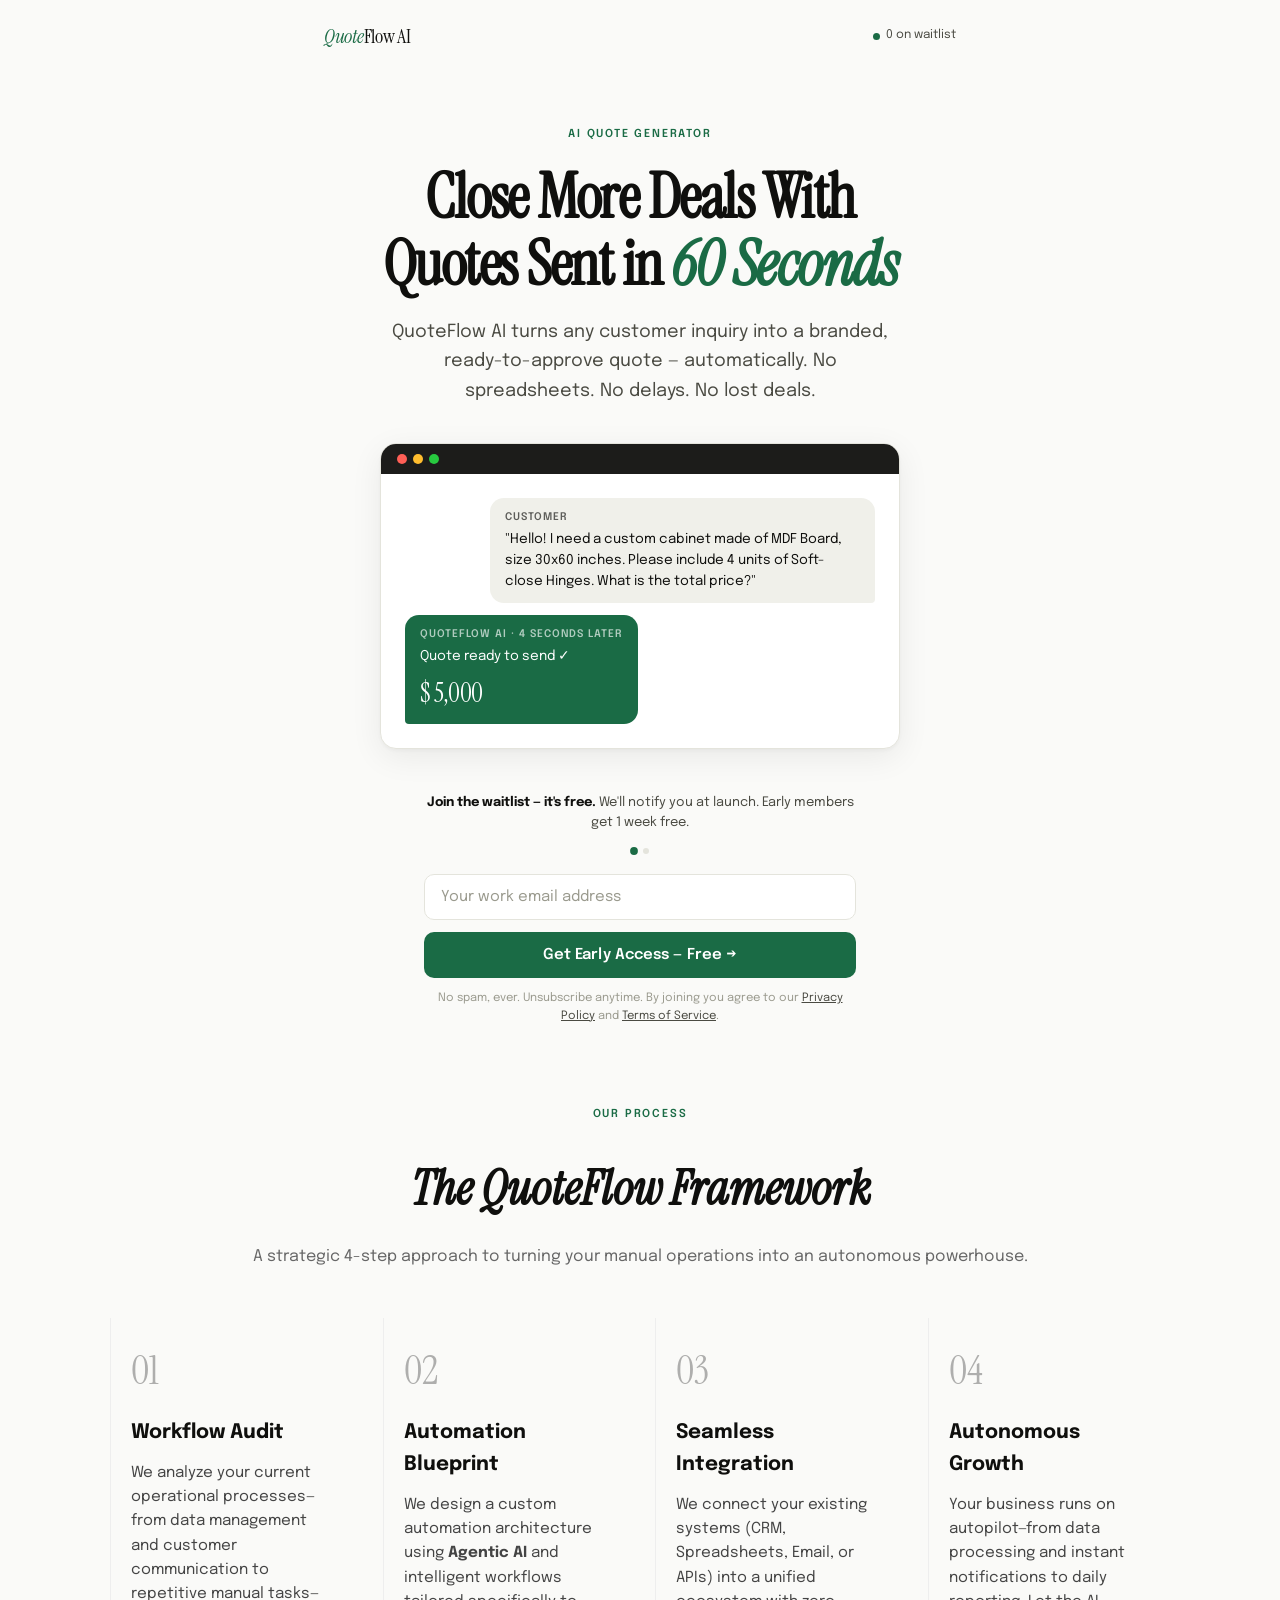
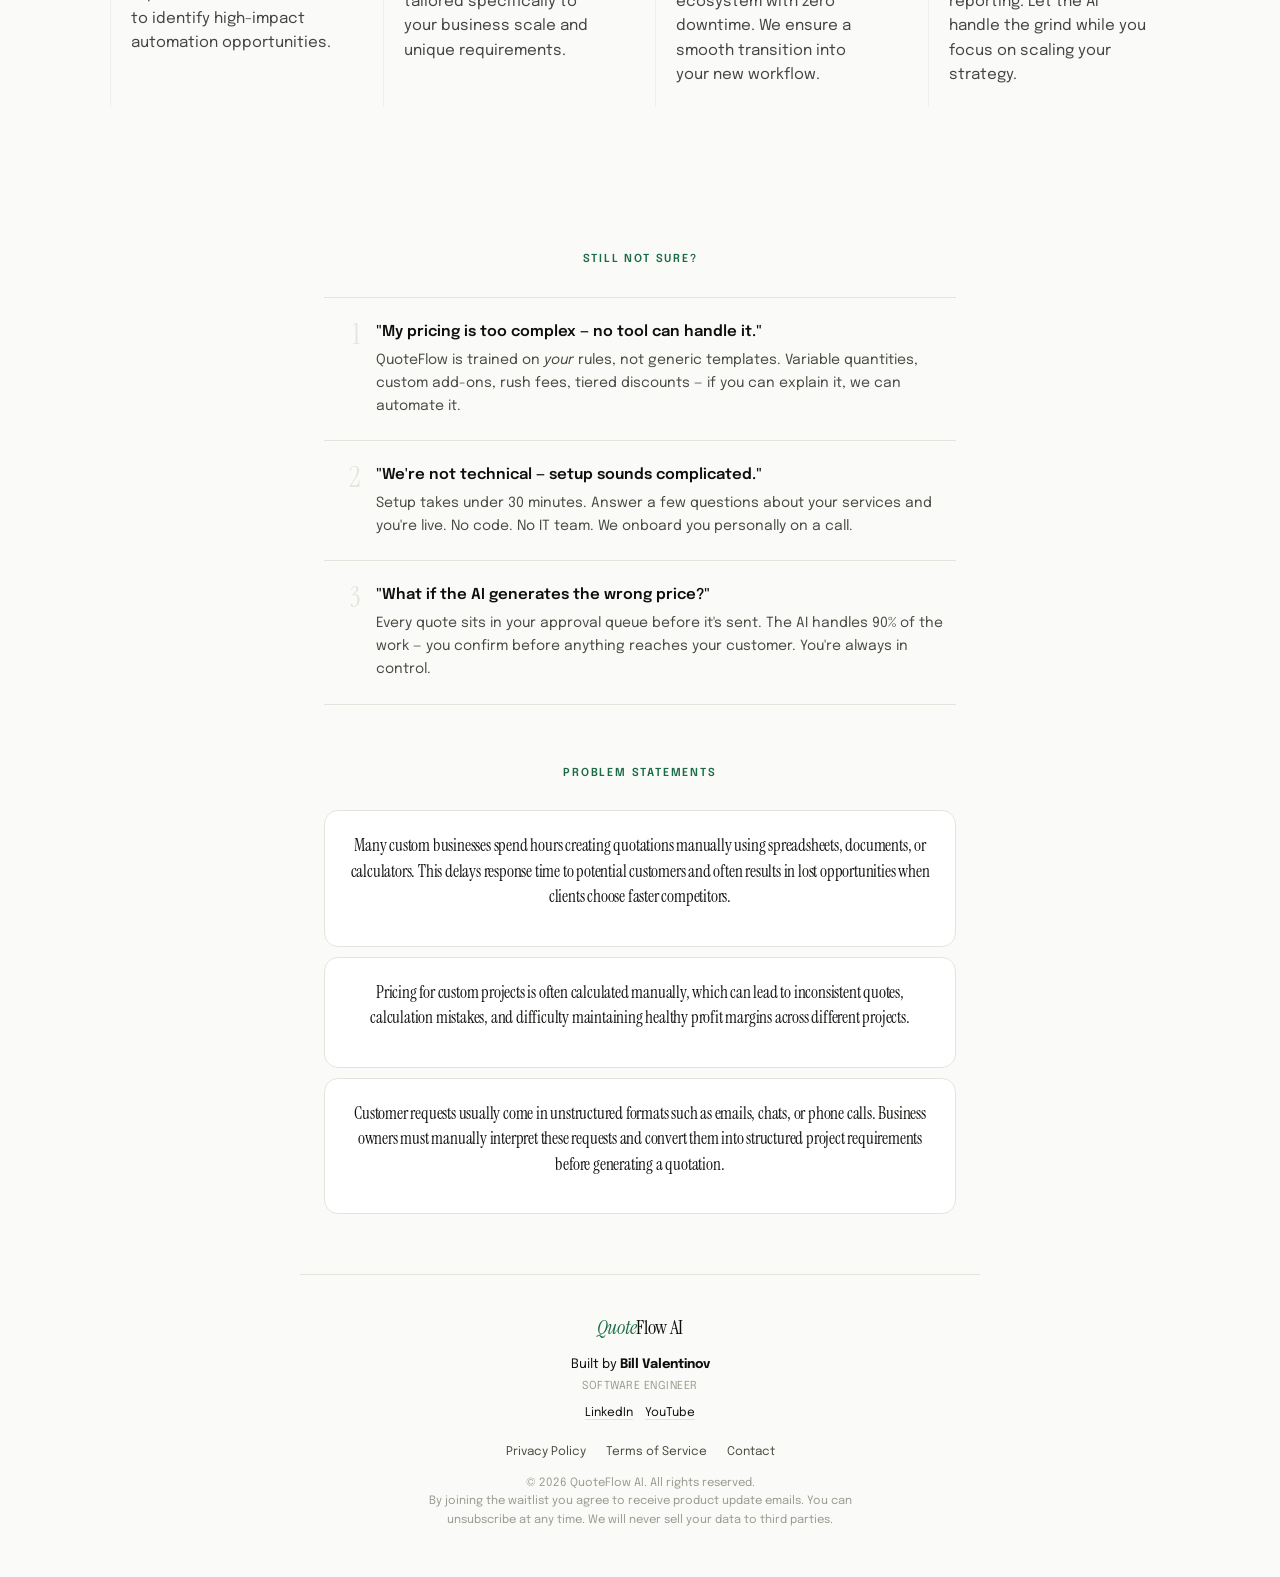
<file: index.html>
<!doctype html>
<html lang="en">
  <head>
    <meta charset="UTF-8" />
    <meta name="viewport" content="width=device-width, initial-scale=1.0" />
    <title>QuoteFlow AI — Send Custom Business Quotes in 60 Seconds</title>
    <meta
      name="description"
      content="AI-powered quote generator for custom businesses. Stop losing deals to slow quotes. Generate, send, and close in under 60 seconds."
    />
    <link rel="preconnect" href="https://fonts.googleapis.com" />
    <link
      href="https://fonts.googleapis.com/css2?family=Instrument+Serif:ital@0;1&family=Epilogue:wght@400;500;600;700&display=swap"
      rel="stylesheet"
    />
    <link rel="icon" type="image/png" href="assets/logo.png" />

    <link rel="stylesheet" href="styles/index.css" />
  </head>
  <body>
    <!-- NAV -->
    <nav>
      <a class="logo" href="#"><em>Quote</em>Flow AI</a>
      <div class="nav-count">
        <span class="dot"></span>
        <span id="nav-count">0 on waitlist</span>
      </div>
    </nav>

    <!-- HERO -->
    <section class="hero">
      <span class="eyebrow">AI Quote Generator</span>
      <h1>Close More Deals With<br />Quotes Sent in <em>60 Seconds</em></h1>
      <p class="subheadline">
        QuoteFlow AI turns any customer inquiry into a branded, ready-to-approve
        quote — automatically. No spreadsheets. No delays. No lost deals.
      </p>

      <div class="product-visual">
        <div class="visual-bar"><span></span><span></span><span></span></div>
        <div class="visual-body">
          <div class="chat-bubble">
            <div class="msg user">
              <div class="msg-label">Customer</div>
              "Hello! I need a custom cabinet made of MDF Board, size 30x60
              inches. Please include 4 units of Soft-close Hinges. What is the
              total price?"
            </div>
            <div class="msg ai">
              <div class="msg-label">QuoteFlow AI · 4 seconds later</div>
              Quote ready to send ✓
              <span class="quote-line">$ 5,000</span>
            </div>
          </div>
        </div>
      </div>
    </section>

    <!-- WAITLIST FORM -->
    <div class="form-wrap" id="form-wrap">
      <p class="form-reason">
        <strong>Join the waitlist — it's free.</strong> We'll notify you at
        launch. Early members get 1 week free.
      </p>

      <div class="step-progress">
        <span class="step-dot active" id="dot-1"></span>
        <span class="step-dot" id="dot-2"></span>
      </div>

      <!-- Step 1: email only -->
      <div class="form-step active" id="step-1">
        <div id="form-error-1" class="form-error-box"></div>
        <div class="field-group">
          <input
            type="email"
            id="s1-email"
            placeholder="Your work email address"
            autocomplete="email"
          />
        </div>
        <button class="btn" id="btn-step1" onclick="goStep2()">
          Get Early Access — Free →
        </button>
        <p class="privacy-note">
          No spam, ever. Unsubscribe anytime. By joining you agree to our
          <a href="#privacy">Privacy Policy</a> and
          <a href="#terms">Terms of Service</a>.
        </p>
      </div>

      <!-- Step 2: qualify -->
      <div class="form-step" id="step-2">
        <div id="form-error-2" class="form-error-box"></div>
        <div class="field-group">
          <input
            type="text"
            id="s2-name"
            placeholder="Your first name"
            autocomplete="given-name"
          />
          <select id="s2-type" onchange="this.classList.add('filled')">
            <option value="" disabled selected>Type of business you run</option>
            <option>Printing &amp; Merchandise</option>
            <option>Events &amp; Catering</option>
            <option>Cleaning &amp; Maintenance</option>
            <option>Construction &amp; Renovation</option>
            <option>Consulting &amp; Services</option>
            <option>Logistics &amp; Delivery</option>
            <option>Other custom business</option>
          </select>
        </div>
        <button class="btn" id="btn-submit" onclick="submitForm()">
          Reserve My Spot →
        </button>
        <button class="btn secondary" id="btn-skip" onclick="skipStep2()">
          Skip this step
        </button>
        <p class="privacy-note">Takes 10 seconds. No credit card required.</p>
      </div>
    </div>

    <!-- SUCCESS -->
    <div class="success-state" id="success-state">
      <div class="success-icon">✓</div>
      <h2>You're on the list.</h2>
      <p>
        We'll email you the moment early access opens. Early members get
        <strong>1 week free</strong>.
      </p>
      <div class="share-row">
        <button class="share-btn" onclick="shareTwitter()">Share on X</button>
        <button class="share-btn" onclick="shareWhatsApp()">
          Share on WhatsApp
        </button>
      </div>
    </div>

    <!-- FRAMEWORK -->
    <section class="framework reveal">
      <div class="section-label">Our Process</div>
      <h2 class="section-title">The QuoteFlow Framework</h2>
      <p class="section-subtitle">
        A strategic 4-step approach to turning your manual operations into an
        autonomous powerhouse.
      </p>

      <div class="framework-grid">
        <div class="framework-item">
          <div class="step-num">01</div>
          <h3>Workflow Audit</h3>
          <p>
            We analyze your current operational processes—from data management
            and customer communication to repetitive manual tasks—to identify
            high-impact automation opportunities.
          </p>
        </div>

        <div class="framework-item">
          <div class="step-num">02</div>
          <h3>Automation Blueprint</h3>
          <p>
            We design a custom automation architecture using
            <strong>Agentic AI</strong> and intelligent workflows tailored
            specifically to your business scale and unique requirements.
          </p>
        </div>

        <div class="framework-item">
          <div class="step-num">03</div>
          <h3>Seamless Integration</h3>
          <p>
            We connect your existing systems (CRM, Spreadsheets, Email, or APIs)
            into a unified ecosystem with zero downtime. We ensure a smooth
            transition into your new workflow.
          </p>
        </div>

        <div class="framework-item">
          <div class="step-num">04</div>
          <h3>Autonomous Growth</h3>
          <p>
            Your business runs on autopilot—from data processing and instant
            notifications to daily reporting. Let the AI handle the grind while
            you focus on scaling your strategy.
          </p>
        </div>
      </div>
    </section>

    <!-- BELOW FOLD -->
    <div class="below-fold">
      <div class="objections reveal">
        <div class="section-label">Still Not Sure?</div>
        <div class="obj-list">
          <div class="obj-item">
            <div class="obj-num">1</div>
            <div class="obj-content">
              <h3>"My pricing is too complex — no tool can handle it."</h3>
              <p>
                QuoteFlow is trained on <em>your</em> rules, not generic
                templates. Variable quantities, custom add-ons, rush fees,
                tiered discounts — if you can explain it, we can automate it.
              </p>
            </div>
          </div>
          <div class="obj-item">
            <div class="obj-num">2</div>
            <div class="obj-content">
              <h3>"We're not technical — setup sounds complicated."</h3>
              <p>
                Setup takes under 30 minutes. Answer a few questions about your
                services and you're live. No code. No IT team. We onboard you
                personally on a call.
              </p>
            </div>
          </div>
          <div class="obj-item">
            <div class="obj-num">3</div>
            <div class="obj-content">
              <h3>"What if the AI generates the wrong price?"</h3>
              <p>
                Every quote sits in your approval queue before it's sent. The AI
                handles 90% of the work — you confirm before anything reaches
                your customer. You're always in control.
              </p>
            </div>
          </div>
        </div>
      </div>

      <div class="social-proof reveal">
        <div class="section-label">problem statements</div>
        <div class="problem-statement">
          <blockquote>
            Many custom businesses spend hours creating quotations manually
            using spreadsheets, documents, or calculators. This delays response
            time to potential customers and often results in lost opportunities
            when clients choose faster competitors.
          </blockquote>
        </div>
        <div class="problem-statement">
          <blockquote>
            Pricing for custom projects is often calculated manually, which can
            lead to inconsistent quotes, calculation mistakes, and difficulty
            maintaining healthy profit margins across different projects.
          </blockquote>
        </div>
        <div class="problem-statement">
          <blockquote>
            Customer requests usually come in unstructured formats such as
            emails, chats, or phone calls. Business owners must manually
            interpret these requests and convert them into structured project
            requirements before generating a quotation.
          </blockquote>
        </div>
      </div>
    </div>

    <!-- FOOTER -->
    <footer>
      <a class="logo" href="#"><em>Quote</em>Flow AI</a>

      <div class="built-by">
        <span>Built by <strong>Bill Valentinov</strong></span>
        <span class="role">Software Engineer</span>
        <div class="personal-links">
          <a
            href="https://www.linkedin.com/in/bill-valentinov-42a8a4250"
            target="_blank"
            >LinkedIn</a
          >
          <a
            href="https://www.youtube.com/@valentinovSoftware/videos"
            target="_blank"
            >YouTube</a
          >
        </div>
      </div>

      <div class="footer-links">
        <a href="privacy-policy.html">Privacy Policy</a>
        <a href="terms-of-service.html">Terms of Service</a>
        <a href="contact.html">Contact</a>
      </div>

      <p>
        © 2026 QuoteFlow AI. All rights reserved.<br />
        By joining the waitlist you agree to receive product update emails. You
        can unsubscribe at any time. We will never sell your data to third
        parties.
      </p>
    </footer>

    <script>
      // ─────────────────────────────────────────────
      // Waitlist count
      // ─────────────────────────────────────────────
      document.addEventListener("DOMContentLoaded", () => {
        fetchNumberOfWaitingList();
      });

      // ─────────────────────────────────────────────
      // Supabase config
      // ─────────────────────────────────────────────
      const SUPABASE_URL = "https://mjnauehridsaifwrlgvd.supabase.co";
      const SUPABASE_KEY = "sb_publishable_pMNjaaABKfyoD5Botmt80w_y_D4j9Zf";

      async function fetchNumberOfWaitingList() {
        try {
          const res = await fetch(`${SUPABASE_URL}/rest/v1/waitlist`, {
            method: "HEAD",
            headers: {
              apikey: SUPABASE_KEY,
              Authorization: `Bearer ${SUPABASE_KEY}`,
              Prefer: "count=exact,head=true",
            },
          });

          if (!res.ok)
            throw new Error("Failed to fetch number of waiting list");

          const contentRange = res.headers.get("content-range");
          const count = contentRange ? contentRange.split("/")[1] : 0;

          const navCountEl = document.getElementById("nav-count");
          if (navCountEl) {
            navCountEl.textContent = `${count} on waitlist`;
          }
        } catch (err) {
          console.error(err);
        }
      }

      async function insertWaitlist(payload) {
        let res;
        try {
          res = await fetch(`${SUPABASE_URL}/rest/v1/waitlist`, {
            method: "POST",
            headers: {
              "Content-Type": "application/json",
              apikey: SUPABASE_KEY,
              Authorization: `Bearer ${SUPABASE_KEY}`,
              Prefer: "return=minimal",
            },
            body: JSON.stringify(payload),
          });

          if (res.ok) return;

          const errBody = await res.json().catch(() => ({}));
          const msg = (errBody.message || errBody.details || "").toLowerCase();
          const code = errBody.code || "";

          if (
            res.status === 409 ||
            code === "23505" ||
            msg.includes("duplicate")
          ) {
            throw { type: "duplicate" };
          }

          if (res.status === 400) {
            throw {
              type: "bad_request",
              detail: errBody.message || "Invalid data.",
            };
          }

          if (res.status === 401 || res.status === 403) {
            throw { type: "auth", detail: "Configuration error." };
          }

          if (res.status >= 500) {
            throw { type: "server" };
          }

          throw { type: "unknown", status: res.status };
        } catch (err) {
          if (err.type) throw err;

          throw { type: "network", detail: err.message };
        }
      }

      // ─────────────────────────────────────────────
      // State
      // ─────────────────────────────────────────────
      let collectedEmail = "";
      let isSubmitting = false;

      // ─────────────────────────────────────────────
      // Validation helpers
      // ─────────────────────────────────────────────
      function isValidEmail(v) {
        return /^[^\s@]+@[^\s@]+\.[^\s@]{2,}$/.test(v);
      }

      // ─────────────────────────────────────────────
      // Field-level error UI
      // ─────────────────────────────────────────────
      function setFieldError(el, msg) {
        el.classList.add("error");
        const existing = el.parentElement.querySelector(".field-hint");
        if (existing) existing.remove();
        const hint = document.createElement("p");
        hint.className = "field-hint error-hint";
        hint.textContent = msg;
        el.after(hint);
        el.addEventListener("input", () => clearFieldError(el), { once: true });
      }

      function clearFieldError(el) {
        el.classList.remove("error");
        const hint = el.parentElement.querySelector(".field-hint");
        if (hint) hint.remove();
      }

      // ─────────────────────────────────────────────
      // Form-level error banner
      // ─────────────────────────────────────────────
      function showBanner(stepId, msg) {
        const box = document.getElementById("form-error-" + stepId);
        box.textContent = msg;
        box.style.display = "block";
        box.scrollIntoView({ behavior: "smooth", block: "nearest" });
      }

      function hideBanner(stepId) {
        const box = document.getElementById("form-error-" + stepId);
        if (box) box.style.display = "none";
      }

      // ─────────────────────────────────────────────
      // Button loading state
      // ─────────────────────────────────────────────
      function setLoading(btn, on, label) {
        if (on) {
          btn.disabled = true;
          btn.innerHTML = `<span class="spinner"></span> ${label || "Saving…"}`;
        } else {
          btn.disabled = false;
          btn.textContent = btn.dataset.label;
        }
      }

      // ─────────────────────────────────────────────
      // Cache original labels on page load
      // ─────────────────────────────────────────────
      document.addEventListener("DOMContentLoaded", () => {
        document.querySelectorAll(".btn").forEach((b) => {
          b.dataset.label = b.textContent.trim();
        });

        document.getElementById("s1-email").addEventListener("keydown", (e) => {
          if (e.key === "Enter") goStep2();
        });
        document.getElementById("s2-name").addEventListener("keydown", (e) => {
          if (e.key === "Enter") submitForm();
        });
      });

      // ─────────────────────────────────────────────
      // Error message map
      // ─────────────────────────────────────────────
      function getErrorMessage(err) {
        if (!navigator.onLine) {
          return "You appear to be offline. Please check your connection and try again.";
        }
        switch (err.type) {
          case "duplicate":
            return "This email is already on the waitlist — you're in! 🎉 Check your inbox for a confirmation.";
          case "bad_request":
            return (
              err.detail ||
              "Something looks off with the data submitted. Please try again."
            );
          case "auth":
            return "Configuration error on our end. Please email hello@quoteflow.ai.";
          case "server":
            return "Our server had a hiccup. Please try again in a moment.";
          default:
            return "Something went wrong. Please try again or contact hello@quoteflow.ai.";
        }
      }

      // ─────────────────────────────────────────────
      // Step 1 → Step 2
      // ─────────────────────────────────────────────
      function goStep2() {
        hideBanner(1);
        const emailEl = document.getElementById("s1-email");
        const email = emailEl.value.trim();

        if (!email) {
          setFieldError(emailEl, "Please enter your email address.");
          emailEl.focus();
          return;
        }
        if (!isValidEmail(email)) {
          setFieldError(
            emailEl,
            "Please enter a valid email — e.g. you@company.com",
          );
          emailEl.focus();
          return;
        }

        collectedEmail = email;

        document.getElementById("step-1").classList.remove("active");
        document.getElementById("step-2").classList.add("active");
        document.getElementById("dot-1").classList.remove("active");
        document.getElementById("dot-1").classList.add("done");
        document.getElementById("dot-2").classList.add("active");
        document.getElementById("s2-name").focus();
      }

      // ─────────────────────────────────────────────
      // Step 2 submit (with name + type)
      // ─────────────────────────────────────────────
      async function submitForm() {
        if (isSubmitting) return;
        hideBanner(2);

        const nameEl = document.getElementById("s2-name");
        const typeEl = document.getElementById("s2-type");
        const btn = document.getElementById("btn-submit");

        const name = nameEl.value.trim();
        const business_type = typeEl.value || null;

        if (!name) {
          setFieldError(nameEl, "Please enter your name.");
          nameEl.focus();
          return;
        }

        isSubmitting = true;
        setLoading(btn, true, "Saving…");
        document.getElementById("btn-skip").disabled = true;

        try {
          await insertWaitlist({ email: collectedEmail, name, business_type });
          showSuccess();
        } catch (err) {
          setLoading(btn, false);
          document.getElementById("btn-skip").disabled = false;
          isSubmitting = false;

          showBanner(2, getErrorMessage(err));
        }
      }

      // ─────────────────────────────────────────────
      // Skip step 2 (email only)
      // ─────────────────────────────────────────────
      async function skipStep2() {
        if (isSubmitting) return;
        hideBanner(2);

        const btn = document.getElementById("btn-skip");
        const submit = document.getElementById("btn-submit");

        isSubmitting = true;
        setLoading(btn, true, "Saving…");
        submit.disabled = true;

        try {
          await insertWaitlist({
            email: collectedEmail,
            name: null,
            business_type: null,
          });
          showSuccess();
        } catch (err) {
          setLoading(btn, false);
          submit.disabled = false;
          isSubmitting = false;

          showBanner(2, getErrorMessage(err));
        }
      }

      // ─────────────────────────────────────────────
      // Show success screen
      // ─────────────────────────────────────────────
      function showSuccess() {
        isSubmitting = false;
        document.getElementById("form-wrap").style.display = "none";
        const s = document.getElementById("success-state");
        s.style.display = "block";
        s.style.animation = "fadeUp 0.45s ease both";
        s.scrollIntoView({ behavior: "smooth", block: "center" });

        fetchNumberOfWaitingList();
      }

      // ─────────────────────────────────────────────
      // Scroll reveal
      // ─────────────────────────────────────────────
      const revealObserver = new IntersectionObserver(
        (entries) => {
          entries.forEach((e) => {
            if (e.isIntersecting) e.target.classList.add("in");
          });
        },
        { threshold: 0.1 },
      );
      document
        .querySelectorAll(".reveal")
        .forEach((el) => revealObserver.observe(el));

      // ─────────────────────────────────────────────
      // Copy email
      // ─────────────────────────────────────────────
      async function copyEmail() {
        try {
          await navigator.clipboard.writeText("hello@quoteflowai.online");
          alert("Email address copied to clipboard!");
        } catch (err) {
          console.error(err);
        }
      }
    </script>
  </body>
</html>
</file>
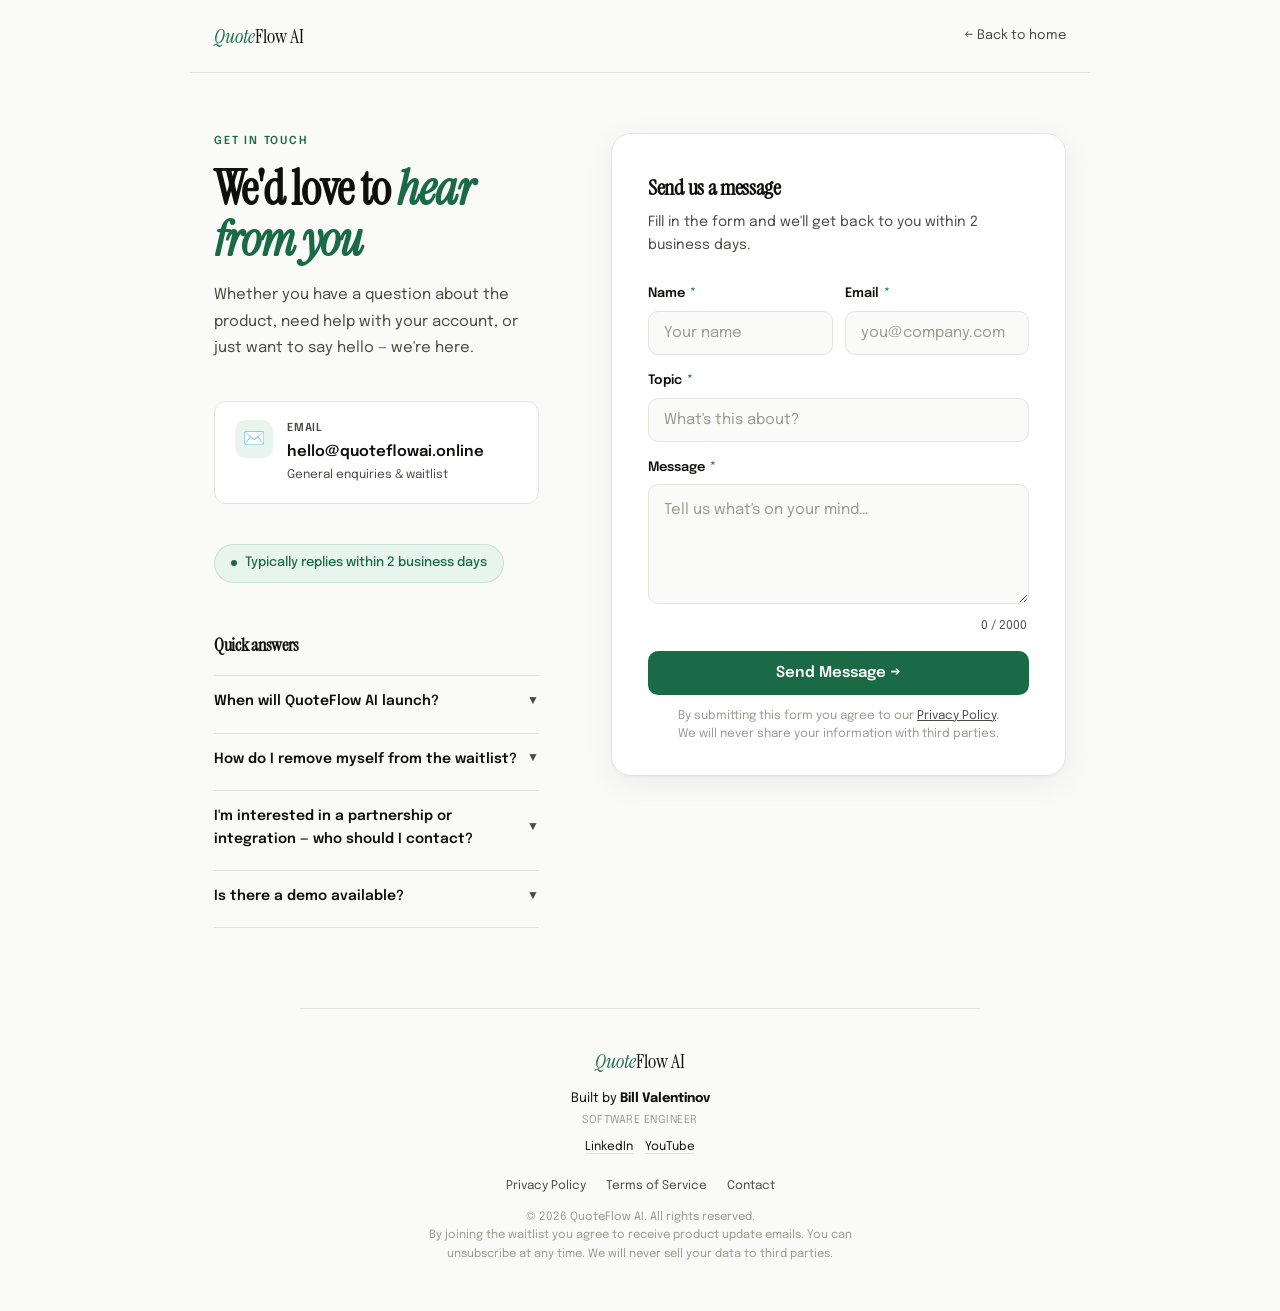
<file: contact.html>
<!doctype html>
<html lang="en">
  <head>
    <meta charset="UTF-8" />
    <meta name="viewport" content="width=device-width, initial-scale=1.0" />
    <title>Contact — QuoteFlow AI</title>
    <meta
      name="description"
      content="Get in touch with the QuoteFlow AI team. We typically respond within 2 business days."
    />
    <link rel="preconnect" href="https://fonts.googleapis.com" />
    <link
      href="https://fonts.googleapis.com/css2?family=Instrument+Serif:ital@0;1&family=Epilogue:wght@400;500;600;700&display=swap"
      rel="stylesheet"
    />
    <link rel="icon" type="image/png" href="assets/logo.png" />
    <link rel="stylesheet" href="styles/contact.css" />
  </head>
  <body>
    <nav>
      <a class="logo" href="index.html"><em>Quote</em>Flow AI</a>
      <a class="nav-back" href="index.html">← Back to home</a>
    </nav>

    <div class="page-wrap">
      <!-- LEFT: INFO -->
      <div class="contact-info">
        <span class="page-label">Get in Touch</span>
        <h1>We'd love to <em>hear from you</em></h1>
        <p class="intro">
          Whether you have a question about the product, need help with your
          account, or just want to say hello — we're here.
        </p>

        <div class="channels">
          <a class="channel">
            <div class="channel-icon" style="background: #e8f5ef">✉️</div>
            <div class="channel-body">
              <div class="channel-label">Email</div>
              <div class="channel-value">hello@quoteflowai.online</div>
              <div class="channel-note">General enquiries &amp; waitlist</div>
            </div>
          </a>
        </div>

        <div class="response-badge">
          <span class="response-dot"></span>
          Typically replies within 2 business days
        </div>

        <!-- FAQ -->
        <div class="faq">
          <h2>Quick answers</h2>

          <div class="faq-item">
            <div class="faq-q" onclick="toggleFaq(this)">
              When will QuoteFlow AI launch?
              <span class="arrow">▼</span>
            </div>
            <div class="faq-a">
              We're targeting a launch in Q3 2026. Waitlist members will be the
              first to know and will receive early access before the public
              launch.
            </div>
          </div>

          <div class="faq-item">
            <div class="faq-q" onclick="toggleFaq(this)">
              How do I remove myself from the waitlist?
              <span class="arrow">▼</span>
            </div>
            <div class="faq-a">
              Simply email us hello@quoteflowai.online with the subject "Remove
              from waitlist" and we'll delete your data within 48 hours.
            </div>
          </div>

          <div class="faq-item">
            <div class="faq-q" onclick="toggleFaq(this)">
              I'm interested in a partnership or integration — who should I
              contact?
              <span class="arrow">▼</span>
            </div>
            <div class="faq-a">
              We'd love to hear from you. Please use the contact form on this
              page and select "Partnership / Integration" as the topic.
            </div>
          </div>

          <div class="faq-item">
            <div class="faq-q" onclick="toggleFaq(this)">
              Is there a demo available?
              <span class="arrow">▼</span>
            </div>
            <div class="faq-a">
              Not yet publicly — we're in pre-launch. If you're a business with
              high quote volume and want a private demo, reach out and we'll see
              what we can arrange.
            </div>
          </div>
        </div>
      </div>

      <!-- RIGHT: CONTACT FORM -->
      <div class="contact-form-wrap">
        <div id="form-container">
          <h2 class="form-title">Send us a message</h2>
          <p class="form-subtitle">
            Fill in the form and we'll get back to you within 2 business days.
          </p>

          <div id="form-error" class="form-error-box"></div>

          <div class="field-row">
            <div class="field">
              <label for="c-name">Name <span class="req">*</span></label>
              <input
                type="text"
                id="c-name"
                placeholder="Your name"
                autocomplete="name"
              />
            </div>
            <div class="field">
              <label for="c-email">Email <span class="req">*</span></label>
              <input
                type="email"
                id="c-email"
                placeholder="you@company.com"
                autocomplete="email"
              />
            </div>
          </div>

          <div class="field">
            <label for="c-topic">Topic <span class="req">*</span></label>
            <select id="c-topic" onchange="this.classList.add('filled')">
              <option value="" disabled selected>What's this about?</option>
              <option value="general">General question</option>
              <option value="waitlist">Waitlist &amp; early access</option>
              <option value="product">Product &amp; features</option>
              <option value="support">Technical support</option>
              <option value="privacy">Privacy &amp; data request</option>
              <option value="partnership">Partnership / Integration</option>
              <option value="press">Press &amp; media</option>
              <option value="other">Other</option>
            </select>
          </div>

          <div class="field">
            <label for="c-message">Message <span class="req">*</span></label>
            <textarea
              id="c-message"
              placeholder="Tell us what's on your mind…"
              maxlength="2000"
              oninput="updateCharCount(this)"
            ></textarea>
            <p class="field-hint char-count" id="char-count">0 / 2000</p>
          </div>

          <button class="btn" id="btn-send" onclick="sendMessage()">
            Send Message →
          </button>

          <p class="form-note">
            By submitting this form you agree to our
            <a href="privacy-policy.html">Privacy Policy</a>.<br />
            We will never share your information with third parties.
          </p>
        </div>

        <div class="success-state" id="success-state">
          <div class="success-icon">✓</div>
          <h3>Message sent!</h3>
          <p>
            Thanks for reaching out. We've received your message and will get
            back to you at <strong id="reply-email"></strong> within 2 business
            days.
          </p>
        </div>
      </div>
    </div>

    <footer>
      <a class="logo" href="#"><em>Quote</em>Flow AI</a>

      <div class="built-by">
        <span>Built by <strong>Bill Valentinov</strong></span>
        <span class="role">Software Engineer</span>
        <div class="personal-links">
          <a
            href="https://www.linkedin.com/in/bill-valentinov-42a8a4250"
            target="_blank"
            >LinkedIn</a
          >
          <a
            href="https://www.youtube.com/@valentinovSoftware/videos"
            target="_blank"
            >YouTube</a
          >
        </div>
      </div>

      <div class="footer-links">
        <a href="privacy-policy.html">Privacy Policy</a>
        <a href="terms-of-service.html">Terms of Service</a>
        <a href="contact.html">Contact</a>
      </div>

      <p>
        © 2026 QuoteFlow AI. All rights reserved.<br />
        By joining the waitlist you agree to receive product update emails. You
        can unsubscribe at any time. We will never sell your data to third
        parties.
      </p>
    </footer>

    <script>
      // ── Supabase config ──────────────────────────────────────────────
      const SUPABASE_URL = "https://mjnauehridsaifwrlgvd.supabase.co";
      const SUPABASE_KEY = "sb_publishable_pMNjaaABKfyoD5Botmt80w_y_D4j9Zf";

      async function insertMessage(payload) {
        try {
          const res = await fetch(`${SUPABASE_URL}/rest/v1/contact_messages`, {
            method: "POST",
            headers: {
              "Content-Type": "application/json",
              apikey: SUPABASE_KEY,
              Authorization: `Bearer ${SUPABASE_KEY}`,
              Prefer: "return=minimal",
            },
            body: JSON.stringify(payload),
          });

          if (res.ok) return;

          const errBody = await res.json().catch(() => ({}));

          if (res.status === 400) {
            throw {
              type: "bad_request",
              detail: errBody.message || "Data tidak valid",
            };
          }
          if (res.status === 401 || res.status === 403) {
            throw { type: "auth", detail: "Masalah konfigurasi API/RLS" };
          }
          if (res.status >= 500) {
            throw { type: "server" };
          }

          throw { type: "unknown", status: res.status };
        } catch (err) {
          if (err.type) throw err;

          throw { type: "network", detail: err.message };
        }
      }

      // ── State ────────────────────────────────────────────────────────
      let isSubmitting = false;

      // ── Char counter ─────────────────────────────────────────────────
      function updateCharCount(el) {
        document.getElementById("char-count").textContent =
          `${el.value.length} / 2000`;
      }

      // ── Validation helpers ───────────────────────────────────────────
      function isValidEmail(v) {
        return /^[^\s@]+@[^\s@]+\.[^\s@]{2,}$/.test(v);
      }

      function setFieldError(el, msg) {
        el.classList.add("error");
        const existing = el.parentElement.querySelector(
          ".field-hint.error-hint",
        );
        if (existing) existing.remove();
        const hint = document.createElement("p");
        hint.className = "field-hint error-hint";
        hint.textContent = msg;
        el.after(hint);
        el.addEventListener(
          "input",
          () => {
            el.classList.remove("error");
            const h = el.parentElement.querySelector(".field-hint.error-hint");
            if (h) h.remove();
          },
          { once: true },
        );
      }

      function showBanner(msg) {
        const box = document.getElementById("form-error");
        box.textContent = msg;
        box.style.display = "block";
        box.scrollIntoView({ behavior: "smooth", block: "nearest" });
      }

      function hideBanner() {
        document.getElementById("form-error").style.display = "none";
      }

      function setLoading(on) {
        const btn = document.getElementById("btn-send");
        if (on) {
          btn.disabled = true;
          btn.innerHTML = '<span class="spinner"></span> Sending…';
        } else {
          btn.disabled = false;
          btn.textContent = "Send Message →";
        }
      }

      function getErrorMessage(err) {
        if (!navigator.onLine)
          return "You appear to be offline. Please check your connection and try again.";
        switch (err.type) {
          case "bad_request":
            return (
              err.detail ||
              "Something looks off with your submission. Please check your inputs."
            );
          case "auth":
            return "Configuration error on our end. Please email us directly at hello@quoteflow.ai.";
          case "server":
            return "Our server had a hiccup. Please try again in a moment.";
          default:
            return "Something went wrong. Please try again or email hello@quoteflow.ai directly.";
        }
      }

      // ── Send message ──────────────────────────────────────────────────
      async function sendMessage() {
        if (isSubmitting) return;
        hideBanner();

        const nameEl = document.getElementById("c-name");
        const emailEl = document.getElementById("c-email");
        const topicEl = document.getElementById("c-topic");
        const messageEl = document.getElementById("c-message");

        const name = nameEl.value.trim();
        const email = emailEl.value.trim();
        const topic = topicEl.value;
        const message = messageEl.value.trim();

        // Validate all fields
        let hasError = false;

        if (!name) {
          setFieldError(nameEl, "Please enter your name.");
          hasError = true;
        }
        if (!email) {
          setFieldError(emailEl, "Please enter your email address.");
          hasError = true;
        } else if (!isValidEmail(email)) {
          setFieldError(emailEl, "Please enter a valid email address.");
          hasError = true;
        }
        if (!topic) {
          setFieldError(topicEl, "Please select a topic.");
          hasError = true;
        }
        if (!message) {
          setFieldError(messageEl, "Please write your message before sending.");
          hasError = true;
        } else if (message.length < 10) {
          setFieldError(
            messageEl,
            "Message is too short — please give us a bit more detail.",
          );
          hasError = true;
        }

        if (hasError) return;

        isSubmitting = true;
        setLoading(true);

        try {
          await insertMessage({ name, email, topic, message });
          document.getElementById("form-container").style.display = "none";
          document.getElementById("reply-email").textContent = email;
          const s = document.getElementById("success-state");
          s.style.display = "block";
          s.style.animation = "fadeUp 0.45s ease both";
        } catch (err) {
          setLoading(false);
          isSubmitting = false;
          showBanner(getErrorMessage(err));
        }
      }

      // Enter key in fields (not textarea)
      document.getElementById("c-name").addEventListener("keydown", (e) => {
        if (e.key === "Enter") document.getElementById("c-email").focus();
      });

      // ── FAQ accordion ─────────────────────────────────────────────────
      function toggleFaq(el) {
        const item = el.closest(".faq-item");
        const isOpen = item.classList.contains("open");
        document
          .querySelectorAll(".faq-item.open")
          .forEach((i) => i.classList.remove("open"));
        if (!isOpen) item.classList.add("open");
      }
    </script>
  </body>
</html>
</file>
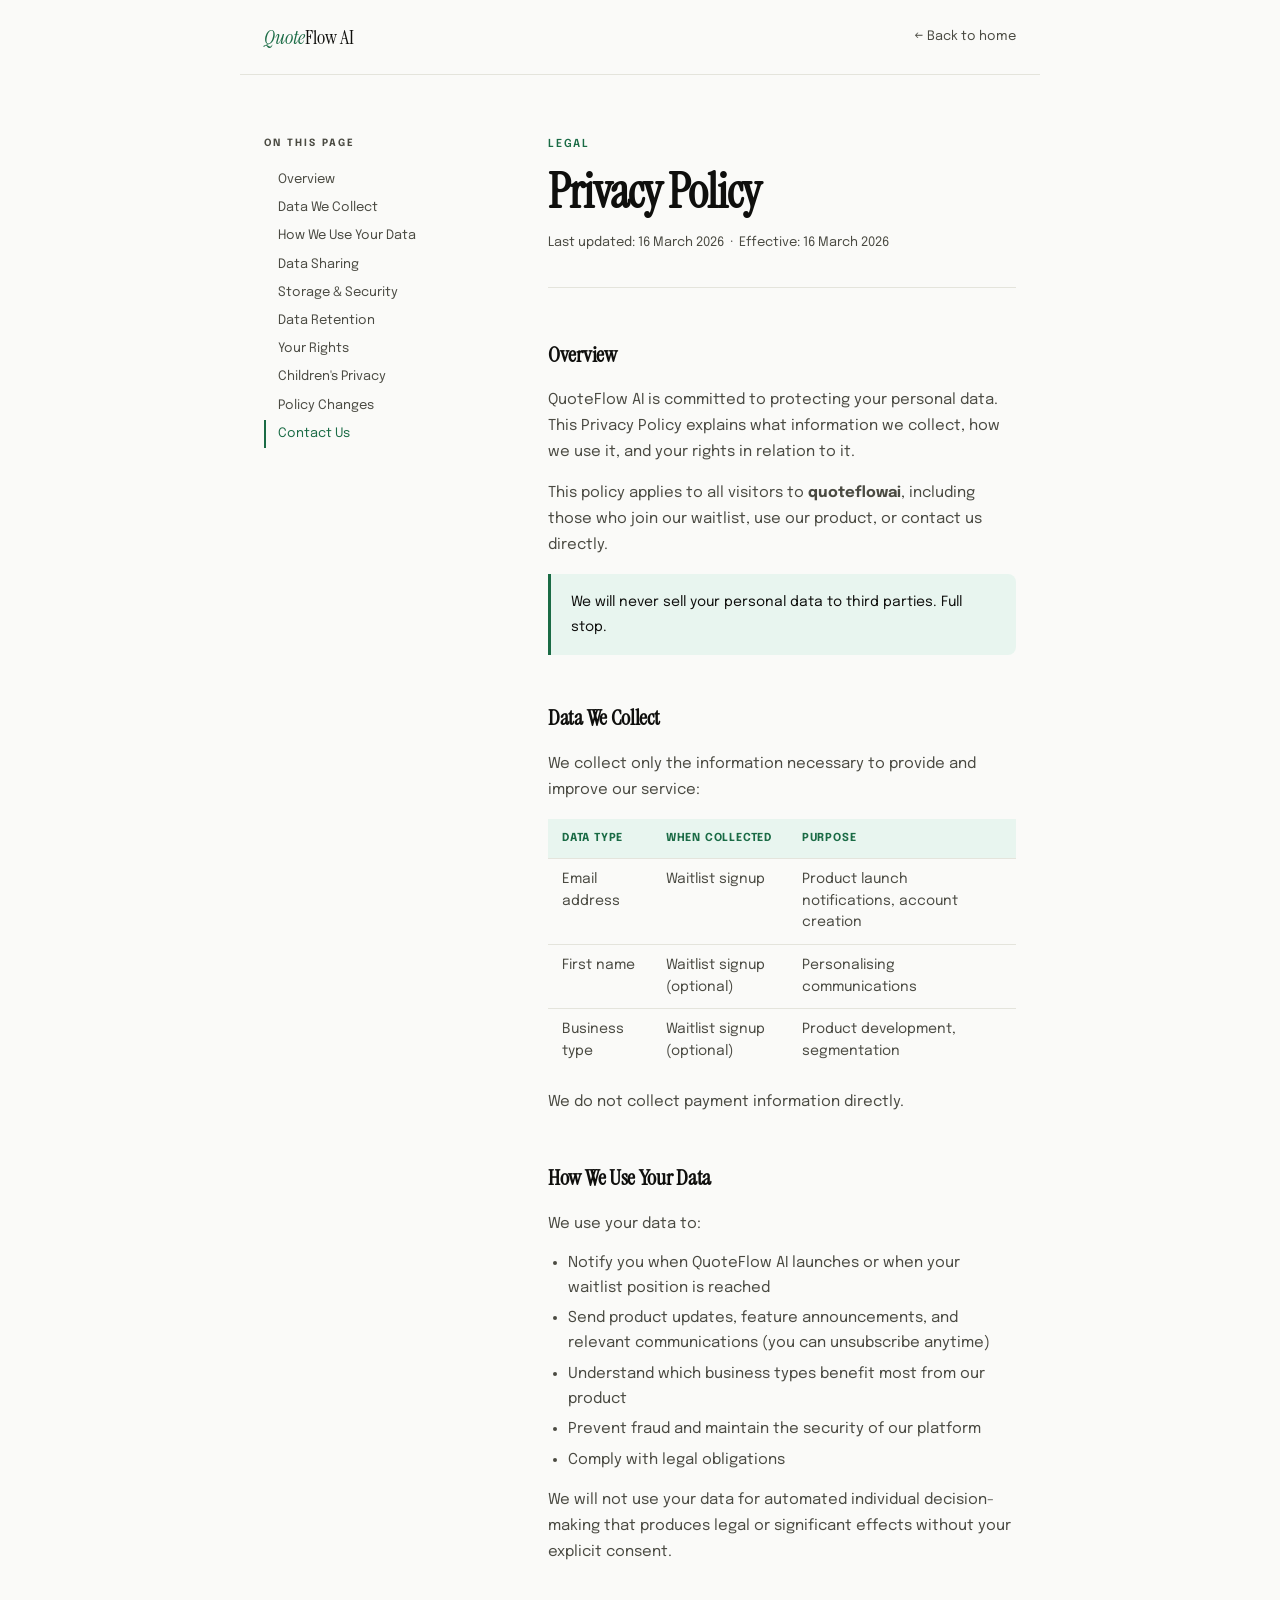
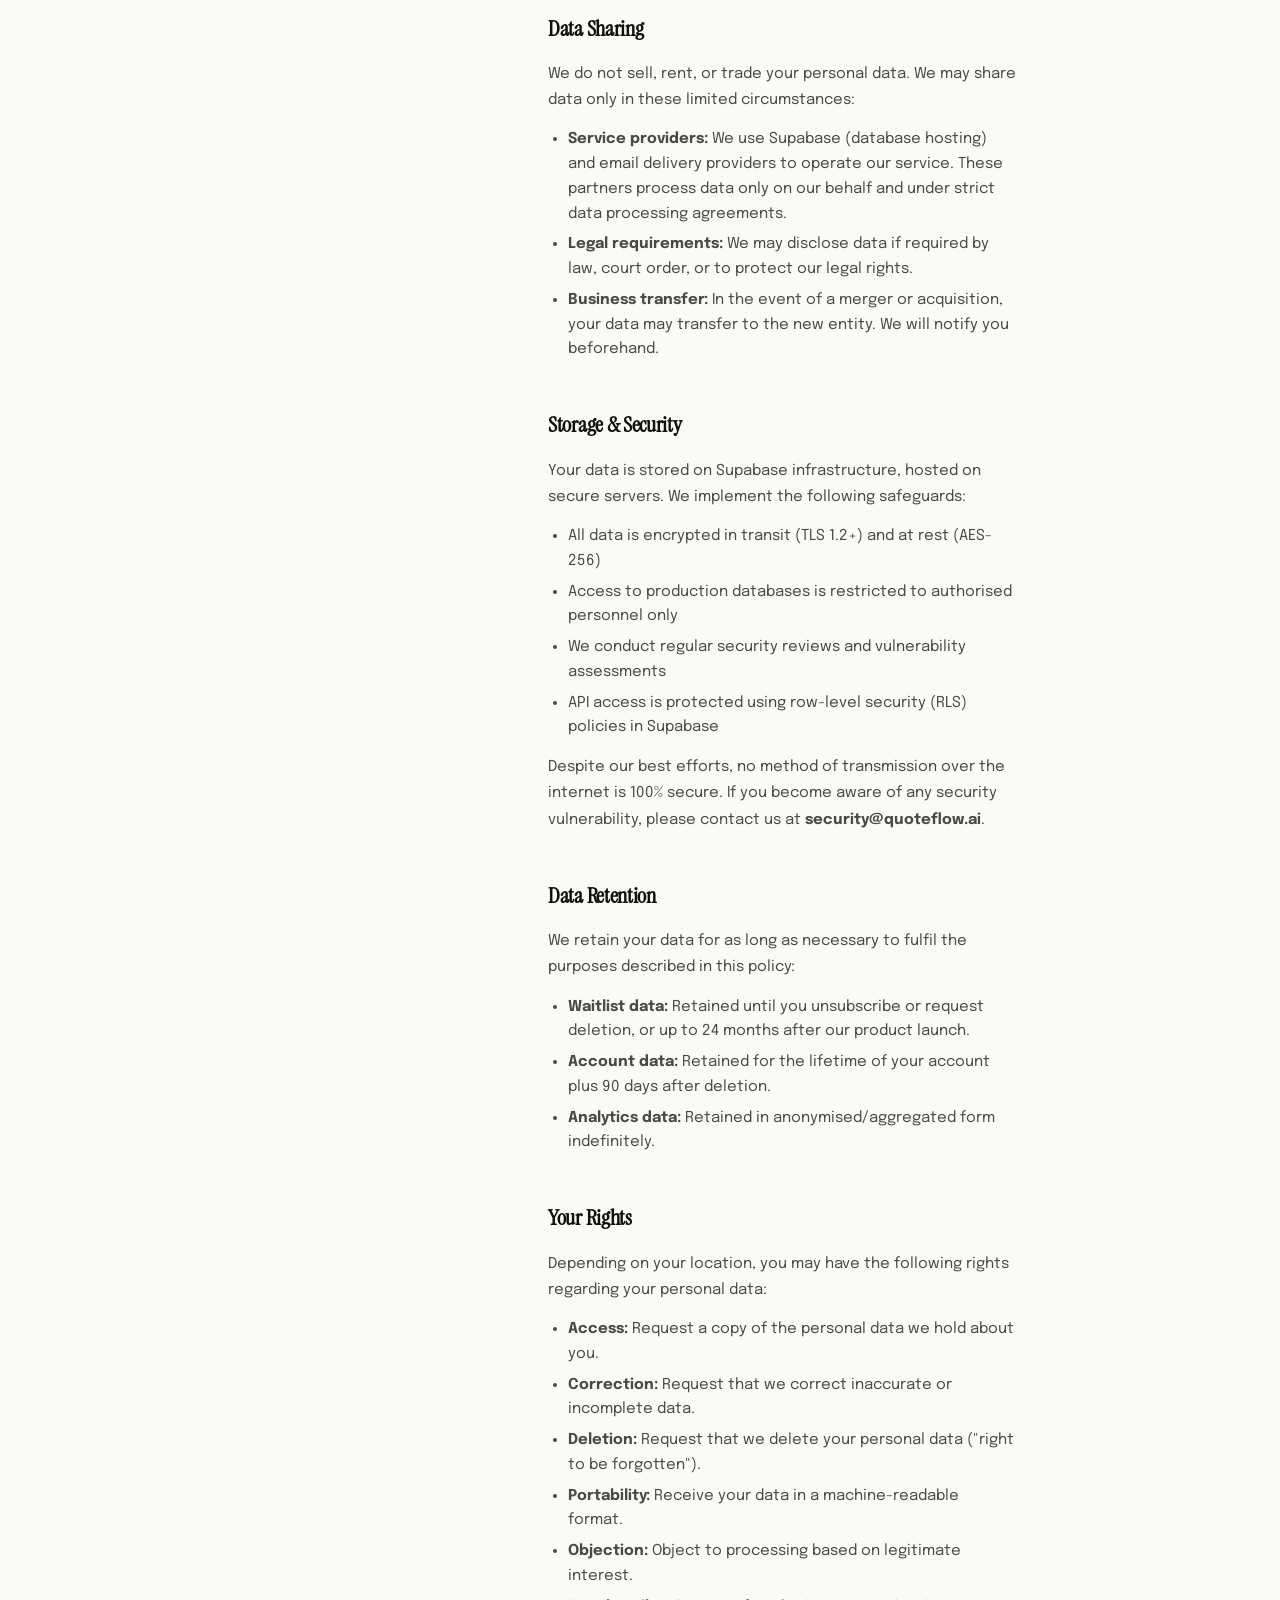
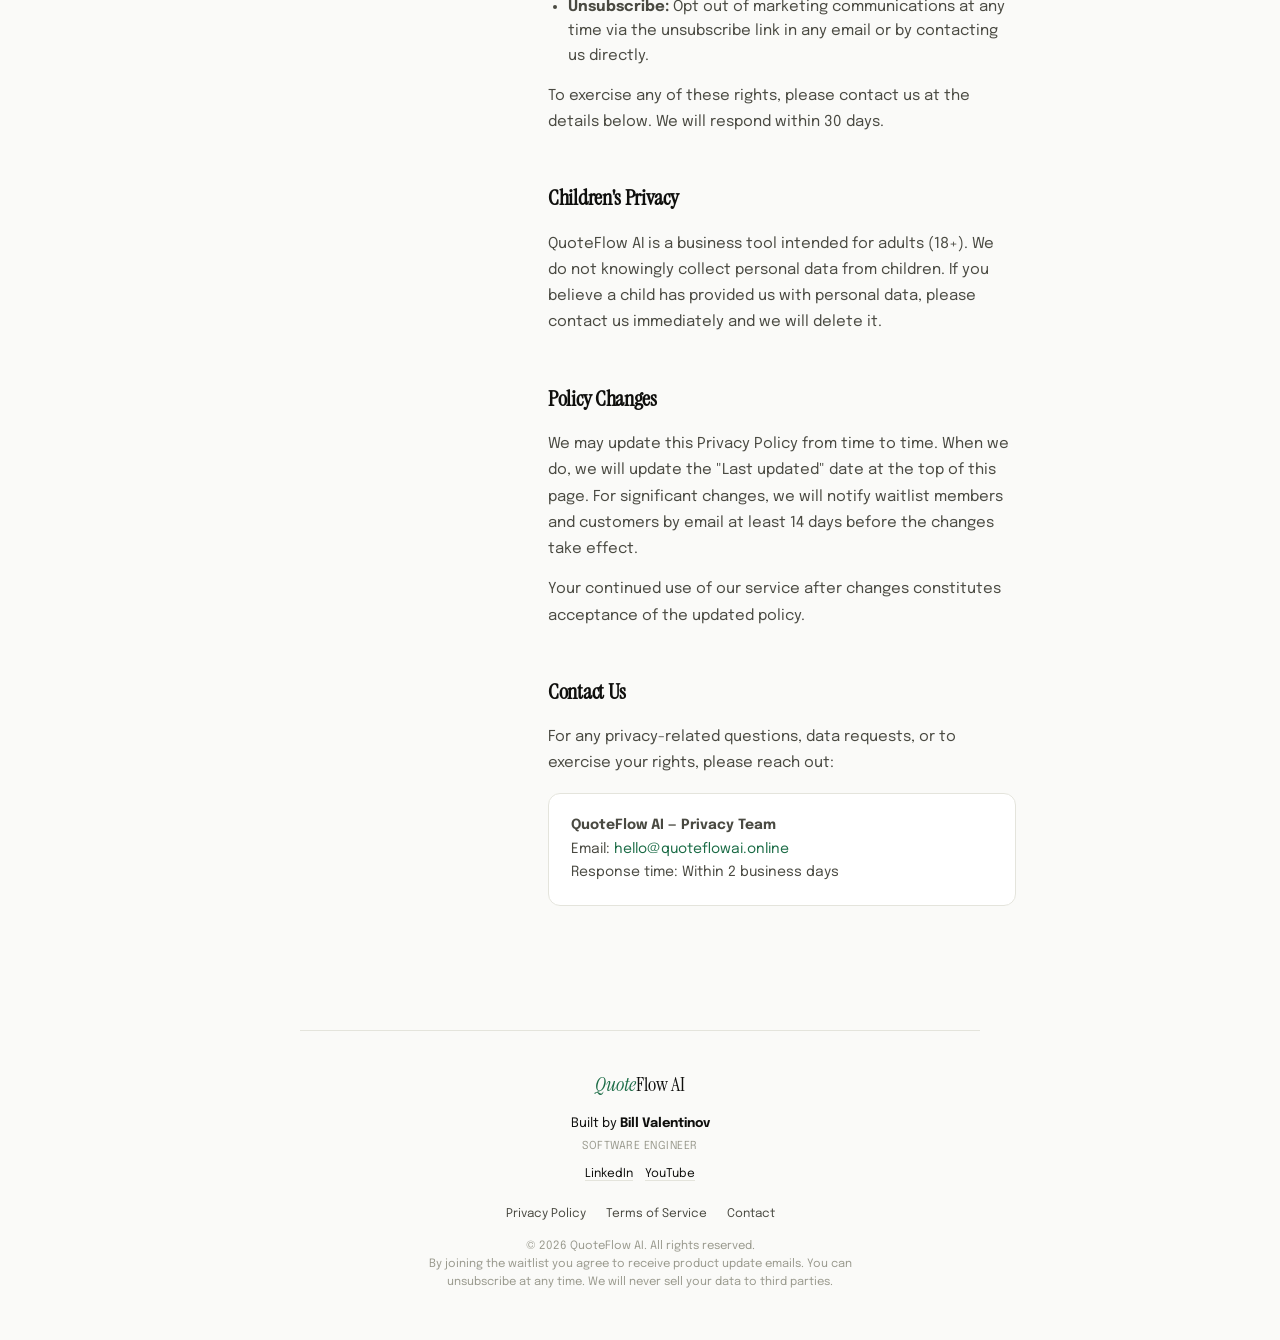
<file: privacy-policy.html>
<!doctype html>
<html lang="en">
  <head>
    <meta charset="UTF-8" />
    <meta name="viewport" content="width=device-width, initial-scale=1.0" />
    <title>Privacy Policy — QuoteFlow AI</title>
    <meta
      name="description"
      content="QuoteFlow AI Privacy Policy. Learn how we collect, use, and protect your data."
    />
    <link rel="preconnect" href="https://fonts.googleapis.com" />
    <link
      href="https://fonts.googleapis.com/css2?family=Instrument+Serif:ital@0;1&family=Epilogue:wght@400;500;600;700&display=swap"
      rel="stylesheet"
    />
    <link rel="icon" type="image/png" href="assets/logo.png" />
    <link rel="stylesheet" href="styles/privacy-policy.css" />
  </head>
  <body>
    <nav>
      <a class="logo" href="index.html"><em>Quote</em>Flow AI</a>
      <a class="nav-back" href="index.html">← Back to home</a>
    </nav>

    <div class="page-wrap">
      <!-- TABLE OF CONTENTS -->
      <aside class="toc">
        <div class="toc-label">On this page</div>
        <a href="#overview">Overview</a>
        <a href="#data-collected">Data We Collect</a>
        <a href="#how-we-use">How We Use Your Data</a>
        <a href="#data-sharing">Data Sharing</a>
        <a href="#data-storage">Storage & Security</a>
        <a href="#retention">Data Retention</a>
        <a href="#your-rights">Your Rights</a>
        <a href="#children">Children's Privacy</a>
        <a href="#changes">Policy Changes</a>
        <a href="#contact">Contact Us</a>
      </aside>

      <!-- CONTENT -->
      <main class="content">
        <header>
          <span class="page-label">Legal</span>
          <h1>Privacy Policy</h1>
          <p class="meta">
            Last updated: 16 March 2026 &nbsp;·&nbsp; Effective: 16 March 2026
          </p>
        </header>

        <div class="doc-section" id="overview">
          <h2>Overview</h2>
          <p>
            QuoteFlow AI is committed to protecting your personal data. This
            Privacy Policy explains what information we collect, how we use it,
            and your rights in relation to it.
          </p>
          <p>
            This policy applies to all visitors to
            <strong>quoteflowai</strong>, including those who join our waitlist,
            use our product, or contact us directly.
          </p>
          <div class="highlight-box">
            <p>
              We will never sell your personal data to third parties. Full stop.
            </p>
          </div>
        </div>

        <div class="doc-section" id="data-collected">
          <h2>Data We Collect</h2>
          <p>
            We collect only the information necessary to provide and improve our
            service:
          </p>
          <table class="data-table">
            <thead>
              <tr>
                <th>Data Type</th>
                <th>When Collected</th>
                <th>Purpose</th>
              </tr>
            </thead>
            <tbody>
              <tr>
                <td>Email address</td>
                <td>Waitlist signup</td>
                <td>Product launch notifications, account creation</td>
              </tr>
              <tr>
                <td>First name</td>
                <td>Waitlist signup (optional)</td>
                <td>Personalising communications</td>
              </tr>
              <tr>
                <td>Business type</td>
                <td>Waitlist signup (optional)</td>
                <td>Product development, segmentation</td>
              </tr>
            </tbody>
          </table>
          <p>We do not collect payment information directly.</p>
        </div>

        <div class="doc-section" id="how-we-use">
          <h2>How We Use Your Data</h2>
          <p>We use your data to:</p>
          <ul>
            <li>
              Notify you when QuoteFlow AI launches or when your waitlist
              position is reached
            </li>
            <li>
              Send product updates, feature announcements, and relevant
              communications (you can unsubscribe anytime)
            </li>
            <li>
              Understand which business types benefit most from our product
            </li>
            <li>Prevent fraud and maintain the security of our platform</li>
            <li>Comply with legal obligations</li>
          </ul>
          <p>
            We will not use your data for automated individual decision-making
            that produces legal or significant effects without your explicit
            consent.
          </p>
        </div>

        <div class="doc-section" id="data-sharing">
          <h2>Data Sharing</h2>
          <p>
            We do not sell, rent, or trade your personal data. We may share data
            only in these limited circumstances:
          </p>
          <ul>
            <li>
              <strong>Service providers:</strong> We use Supabase (database
              hosting) and email delivery providers to operate our service.
              These partners process data only on our behalf and under strict
              data processing agreements.
            </li>
            <li>
              <strong>Legal requirements:</strong> We may disclose data if
              required by law, court order, or to protect our legal rights.
            </li>
            <li>
              <strong>Business transfer:</strong> In the event of a merger or
              acquisition, your data may transfer to the new entity. We will
              notify you beforehand.
            </li>
          </ul>
        </div>

        <div class="doc-section" id="data-storage">
          <h2>Storage &amp; Security</h2>
          <p>
            Your data is stored on Supabase infrastructure, hosted on secure
            servers. We implement the following safeguards:
          </p>
          <ul>
            <li>
              All data is encrypted in transit (TLS 1.2+) and at rest (AES-256)
            </li>
            <li>
              Access to production databases is restricted to authorised
              personnel only
            </li>
            <li>
              We conduct regular security reviews and vulnerability assessments
            </li>
            <li>
              API access is protected using row-level security (RLS) policies in
              Supabase
            </li>
          </ul>
          <p>
            Despite our best efforts, no method of transmission over the
            internet is 100% secure. If you become aware of any security
            vulnerability, please contact us at
            <strong>security@quoteflow.ai</strong>.
          </p>
        </div>

        <div class="doc-section" id="retention">
          <h2>Data Retention</h2>
          <p>
            We retain your data for as long as necessary to fulfil the purposes
            described in this policy:
          </p>
          <ul>
            <li>
              <strong>Waitlist data:</strong> Retained until you unsubscribe or
              request deletion, or up to 24 months after our product launch.
            </li>
            <li>
              <strong>Account data:</strong> Retained for the lifetime of your
              account plus 90 days after deletion.
            </li>
            <li>
              <strong>Analytics data:</strong> Retained in anonymised/aggregated
              form indefinitely.
            </li>
          </ul>
        </div>

        <div class="doc-section" id="your-rights">
          <h2>Your Rights</h2>
          <p>
            Depending on your location, you may have the following rights
            regarding your personal data:
          </p>
          <ul>
            <li>
              <strong>Access:</strong> Request a copy of the personal data we
              hold about you.
            </li>
            <li>
              <strong>Correction:</strong> Request that we correct inaccurate or
              incomplete data.
            </li>
            <li>
              <strong>Deletion:</strong> Request that we delete your personal
              data ("right to be forgotten").
            </li>
            <li>
              <strong>Portability:</strong> Receive your data in a
              machine-readable format.
            </li>
            <li>
              <strong>Objection:</strong> Object to processing based on
              legitimate interest.
            </li>
            <li>
              <strong>Unsubscribe:</strong> Opt out of marketing communications
              at any time via the unsubscribe link in any email or by contacting
              us directly.
            </li>
          </ul>
          <p>
            To exercise any of these rights, please contact us at the details
            below. We will respond within 30 days.
          </p>
        </div>

        <div class="doc-section" id="children">
          <h2>Children's Privacy</h2>
          <p>
            QuoteFlow AI is a business tool intended for adults (18+). We do not
            knowingly collect personal data from children. If you believe a
            child has provided us with personal data, please contact us
            immediately and we will delete it.
          </p>
        </div>

        <div class="doc-section" id="changes">
          <h2>Policy Changes</h2>
          <p>
            We may update this Privacy Policy from time to time. When we do, we
            will update the "Last updated" date at the top of this page. For
            significant changes, we will notify waitlist members and customers
            by email at least 14 days before the changes take effect.
          </p>
          <p>
            Your continued use of our service after changes constitutes
            acceptance of the updated policy.
          </p>
        </div>

        <div class="doc-section" id="contact">
          <h2>Contact Us</h2>
          <p>
            For any privacy-related questions, data requests, or to exercise
            your rights, please reach out:
          </p>
          <div class="contact-card">
            <strong>QuoteFlow AI — Privacy Team</strong><br />
            Email:
            <a href="mailto:hello@quoteflowai.online"
              >hello@quoteflowai.online</a
            ><br />
            Response time: Within 2 business days
          </div>
        </div>
      </main>
    </div>

    <footer>
      <a class="logo" href="#"><em>Quote</em>Flow AI</a>

      <div class="built-by">
        <span>Built by <strong>Bill Valentinov</strong></span>
        <span class="role">Software Engineer</span>
        <div class="personal-links">
          <a
            href="https://www.linkedin.com/in/bill-valentinov-42a8a4250"
            target="_blank"
            >LinkedIn</a
          >
          <a
            href="https://www.youtube.com/@valentinovSoftware/videos"
            target="_blank"
            >YouTube</a
          >
        </div>
      </div>

      <div class="footer-links">
        <a href="privacy-policy.html">Privacy Policy</a>
        <a href="terms-of-service.html">Terms of Service</a>
        <a href="contact.html">Contact</a>
      </div>

      <p>
        © 2026 QuoteFlow AI. All rights reserved.<br />
        By joining the waitlist you agree to receive product update emails. You
        can unsubscribe at any time. We will never sell your data to third
        parties.
      </p>
    </footer>

    <script>
      const sections = document.querySelectorAll(".doc-section");
      const tocLinks = document.querySelectorAll(".toc a");

      const obs = new IntersectionObserver(
        (entries) => {
          entries.forEach((entry) => {
            if (entry.isIntersecting) {
              tocLinks.forEach((l) => l.classList.remove("active"));
              const link = document.querySelector(
                `.toc a[href="#${entry.target.id}"]`,
              );
              if (link) link.classList.add("active");
            }
          });
        },
        { rootMargin: "-20% 0px -70% 0px" },
      );

      sections.forEach((s) => obs.observe(s));
    </script>
  </body>
</html>
</file>
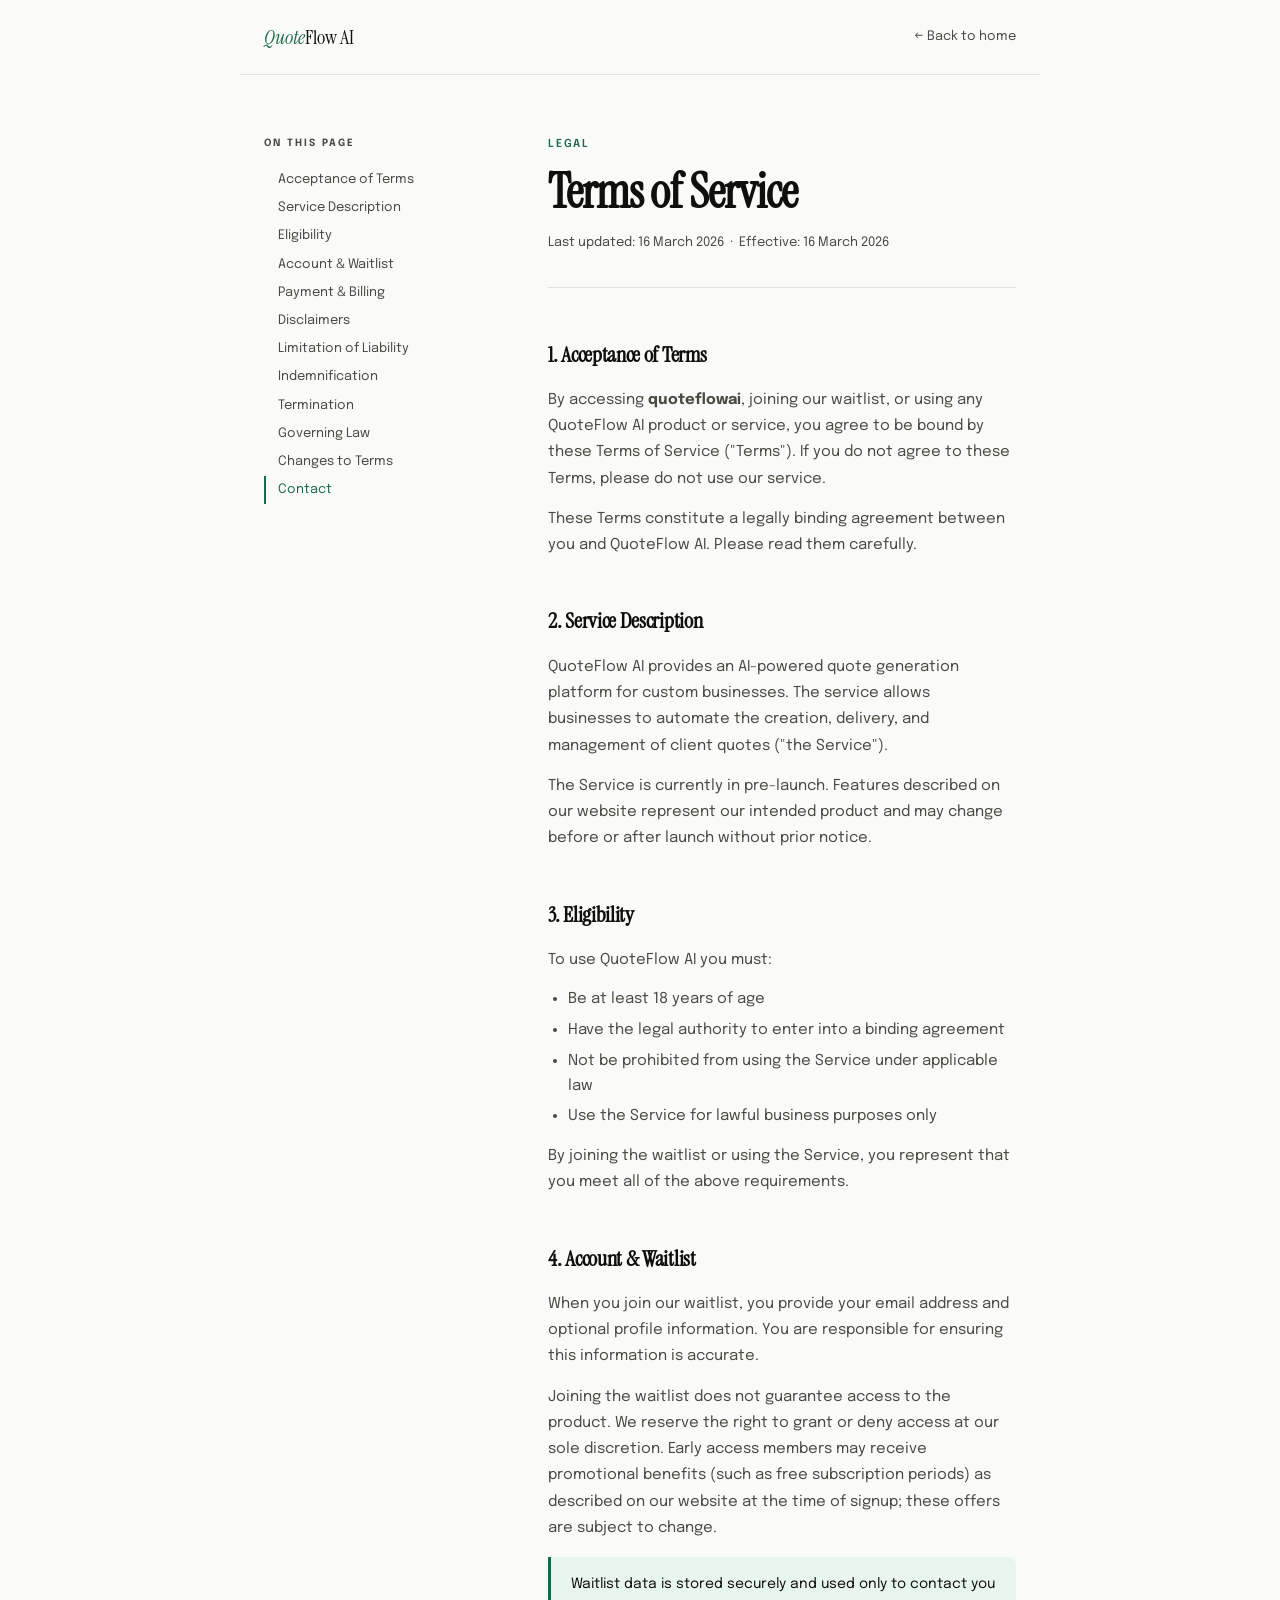
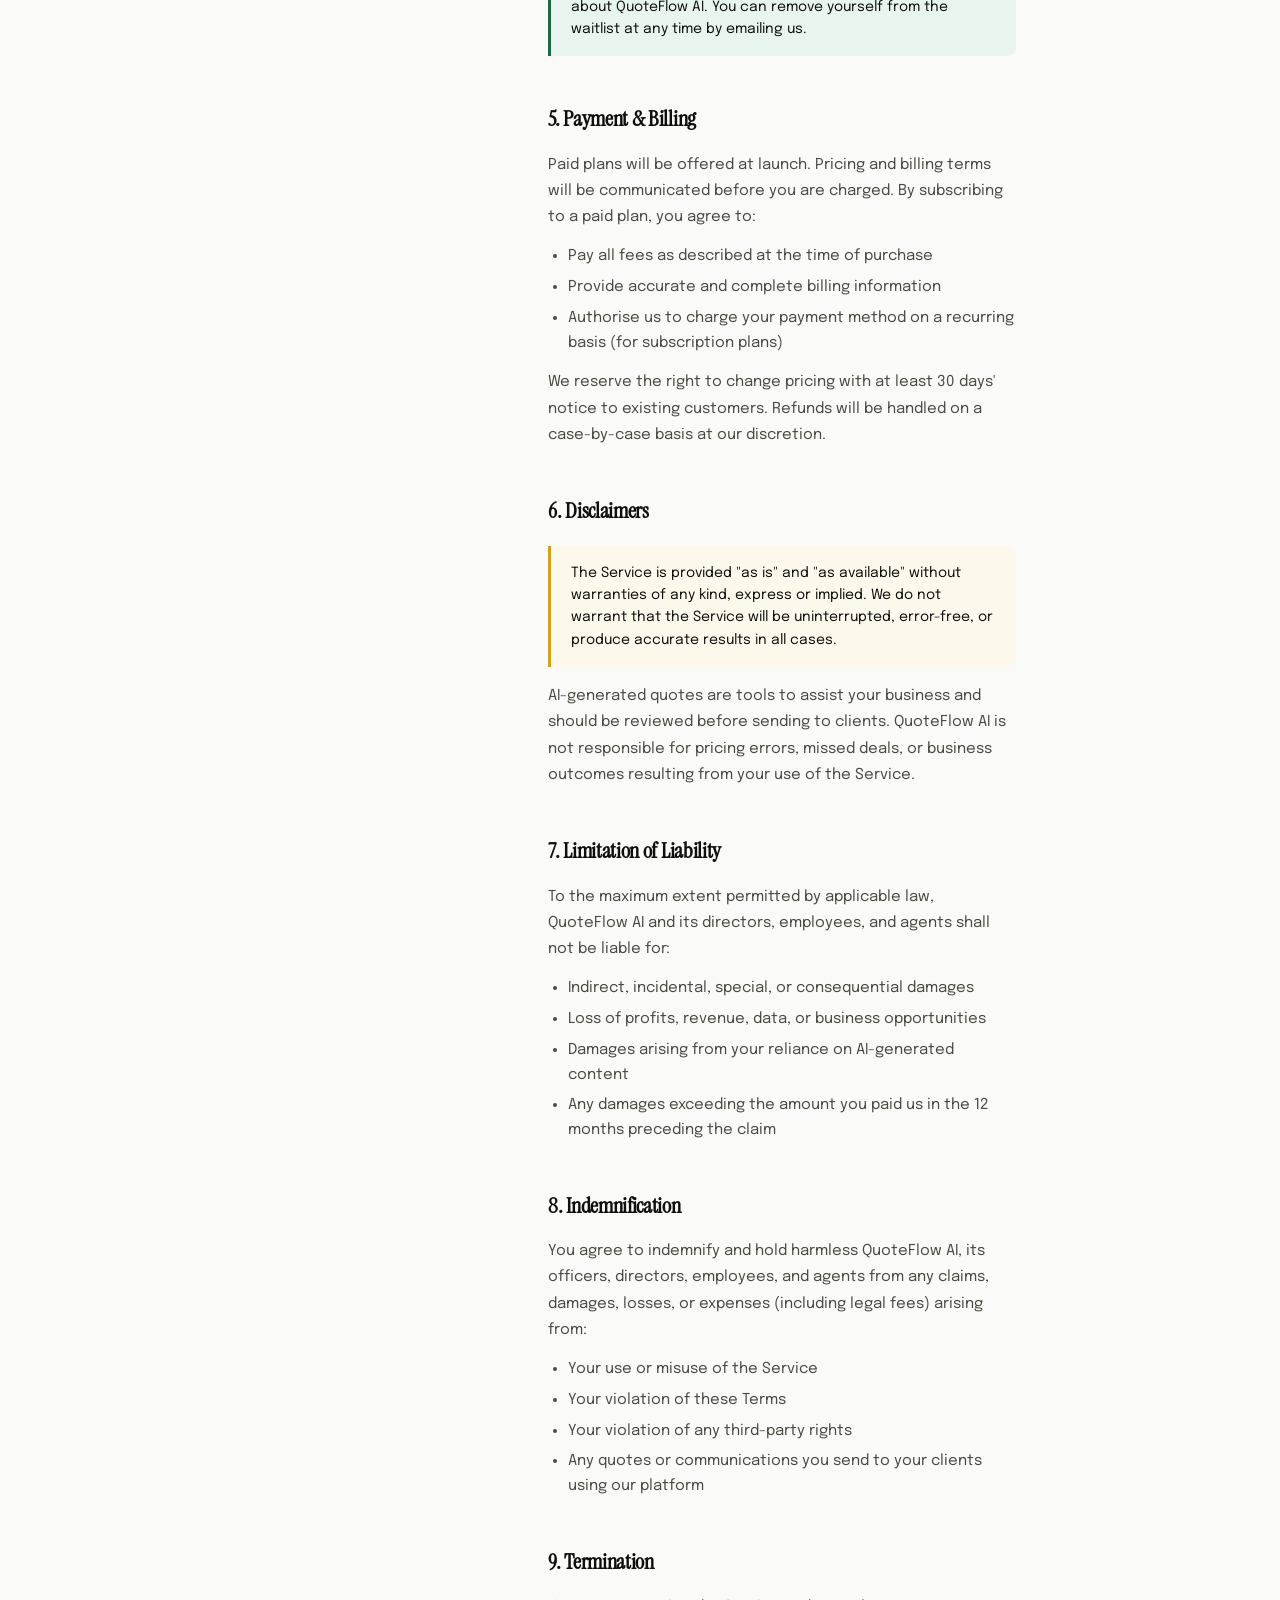
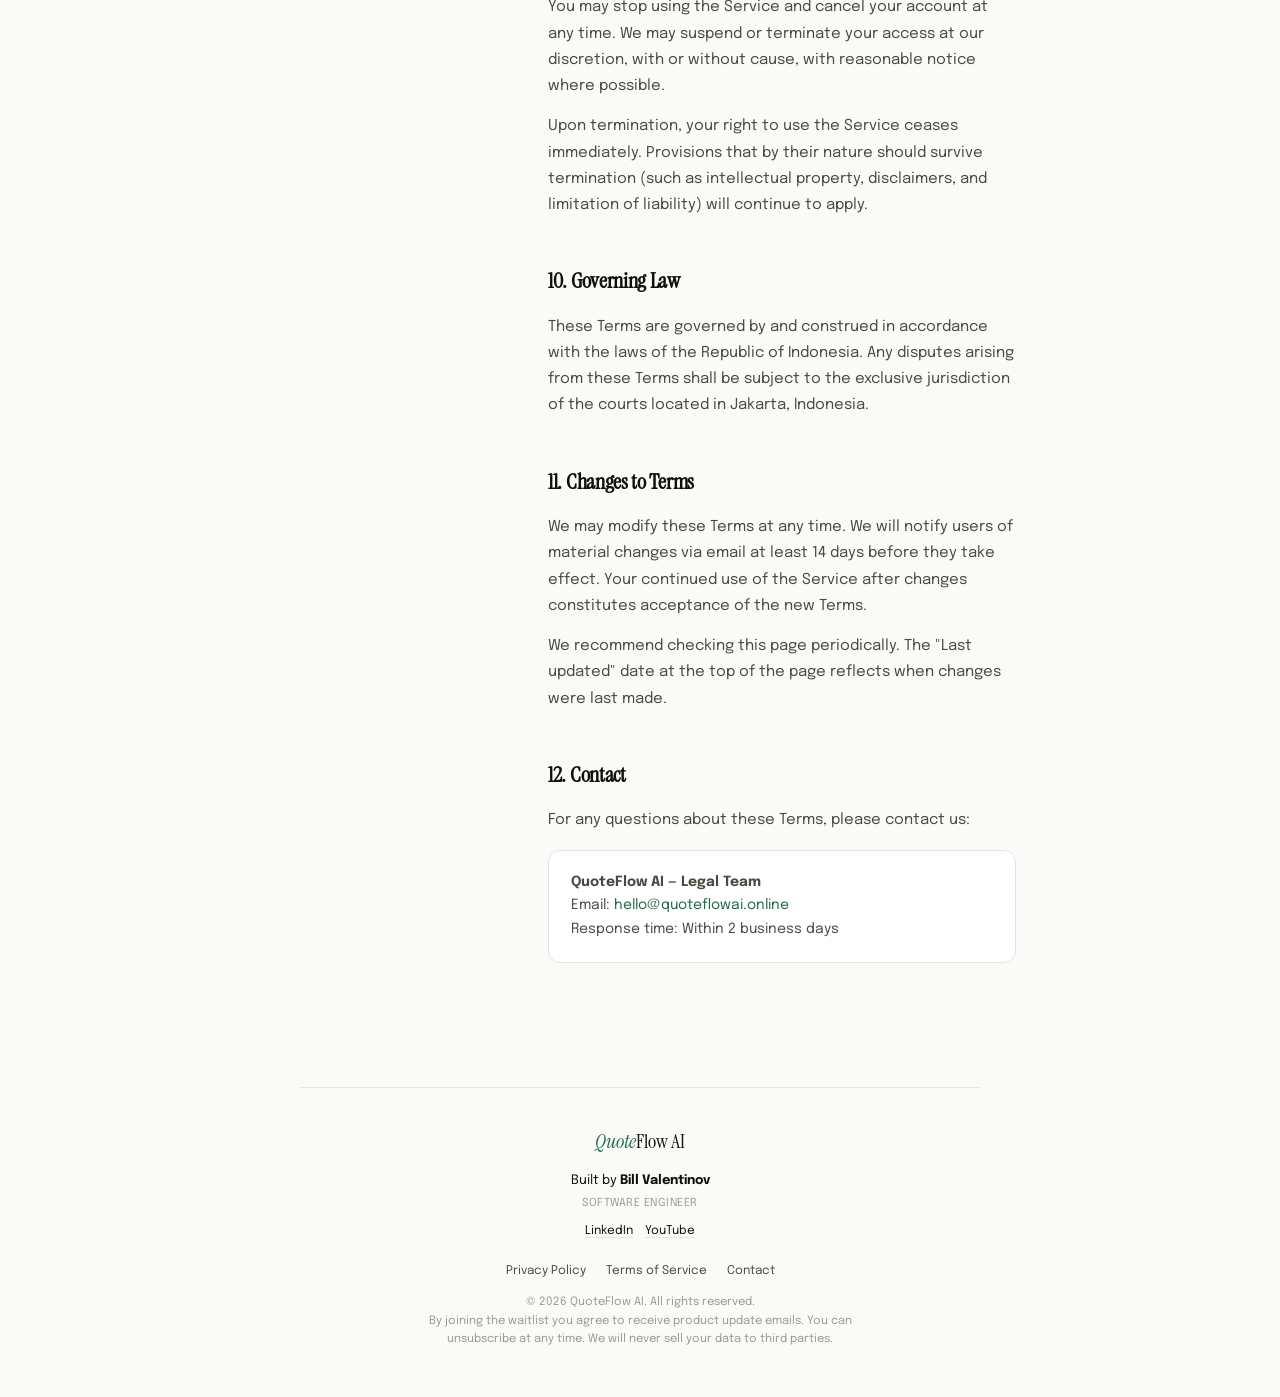
<file: terms-of-service.html>
<!doctype html>
<html lang="en">
  <head>
    <meta charset="UTF-8" />
    <meta name="viewport" content="width=device-width, initial-scale=1.0" />
    <title>Terms of Service — QuoteFlow AI</title>
    <meta
      name="description"
      content="QuoteFlow AI Terms of Service. Read the terms that govern your use of our platform."
    />
    <link rel="preconnect" href="https://fonts.googleapis.com" />
    <link
      href="https://fonts.googleapis.com/css2?family=Instrument+Serif:ital@0;1&family=Epilogue:wght@400;500;600;700&display=swap"
      rel="stylesheet"
    />
    <link rel="icon" type="image/png" href="assets/logo.png" />
    <link rel="stylesheet" href="styles/terms-of-service.css" />
  </head>
  <body>
    <nav>
      <a class="logo" href="index.html"><em>Quote</em>Flow AI</a>
      <a class="nav-back" href="index.html">← Back to home</a>
    </nav>

    <div class="page-wrap">
      <aside class="toc">
        <div class="toc-label">On this page</div>
        <a href="#acceptance">Acceptance of Terms</a>
        <a href="#description">Service Description</a>
        <a href="#eligibility">Eligibility</a>
        <a href="#account">Account &amp; Waitlist</a>
        <a href="#payment">Payment &amp; Billing</a>
        <a href="#disclaimers">Disclaimers</a>
        <a href="#limitation">Limitation of Liability</a>
        <a href="#indemnification">Indemnification</a>
        <a href="#termination">Termination</a>
        <a href="#governing-law">Governing Law</a>
        <a href="#changes">Changes to Terms</a>
        <a href="#contact">Contact</a>
      </aside>

      <main class="content">
        <header>
          <span class="page-label">Legal</span>
          <h1>Terms of Service</h1>
          <p class="meta">
            Last updated: 16 March 2026 &nbsp;·&nbsp; Effective: 16 March 2026
          </p>
        </header>

        <div class="doc-section" id="acceptance">
          <h2>1. Acceptance of Terms</h2>
          <p>
            By accessing <strong>quoteflowai</strong>, joining our waitlist, or
            using any QuoteFlow AI product or service, you agree to be bound by
            these Terms of Service ("Terms"). If you do not agree to these
            Terms, please do not use our service.
          </p>
          <p>
            These Terms constitute a legally binding agreement between you and
            QuoteFlow AI. Please read them carefully.
          </p>
        </div>

        <div class="doc-section" id="description">
          <h2>2. Service Description</h2>
          <p>
            QuoteFlow AI provides an AI-powered quote generation platform for
            custom businesses. The service allows businesses to automate the
            creation, delivery, and management of client quotes ("the Service").
          </p>
          <p>
            The Service is currently in pre-launch. Features described on our
            website represent our intended product and may change before or
            after launch without prior notice.
          </p>
        </div>

        <div class="doc-section" id="eligibility">
          <h2>3. Eligibility</h2>
          <p>To use QuoteFlow AI you must:</p>
          <ul>
            <li>Be at least 18 years of age</li>
            <li>Have the legal authority to enter into a binding agreement</li>
            <li>
              Not be prohibited from using the Service under applicable law
            </li>
            <li>Use the Service for lawful business purposes only</li>
          </ul>
          <p>
            By joining the waitlist or using the Service, you represent that you
            meet all of the above requirements.
          </p>
        </div>

        <div class="doc-section" id="account">
          <h2>4. Account &amp; Waitlist</h2>
          <p>
            When you join our waitlist, you provide your email address and
            optional profile information. You are responsible for ensuring this
            information is accurate.
          </p>
          <p>
            Joining the waitlist does not guarantee access to the product. We
            reserve the right to grant or deny access at our sole discretion.
            Early access members may receive promotional benefits (such as free
            subscription periods) as described on our website at the time of
            signup; these offers are subject to change.
          </p>
          <div class="highlight-box">
            <p>
              Waitlist data is stored securely and used only to contact you
              about QuoteFlow AI. You can remove yourself from the waitlist at
              any time by emailing us.
            </p>
          </div>
        </div>

        <div class="doc-section" id="payment">
          <h2>5. Payment &amp; Billing</h2>
          <p>
            Paid plans will be offered at launch. Pricing and billing terms will
            be communicated before you are charged. By subscribing to a paid
            plan, you agree to:
          </p>
          <ul>
            <li>Pay all fees as described at the time of purchase</li>
            <li>Provide accurate and complete billing information</li>
            <li>
              Authorise us to charge your payment method on a recurring basis
              (for subscription plans)
            </li>
          </ul>
          <p>
            We reserve the right to change pricing with at least 30 days' notice
            to existing customers. Refunds will be handled on a case-by-case
            basis at our discretion.
          </p>
        </div>

        <div class="doc-section" id="disclaimers">
          <h2>6. Disclaimers</h2>
          <div class="warning-box">
            <p>
              The Service is provided "as is" and "as available" without
              warranties of any kind, express or implied. We do not warrant that
              the Service will be uninterrupted, error-free, or produce accurate
              results in all cases.
            </p>
          </div>
          <p>
            AI-generated quotes are tools to assist your business and should be
            reviewed before sending to clients. QuoteFlow AI is not responsible
            for pricing errors, missed deals, or business outcomes resulting
            from your use of the Service.
          </p>
        </div>

        <div class="doc-section" id="limitation">
          <h2>7. Limitation of Liability</h2>
          <p>
            To the maximum extent permitted by applicable law, QuoteFlow AI and
            its directors, employees, and agents shall not be liable for:
          </p>
          <ul>
            <li>Indirect, incidental, special, or consequential damages</li>
            <li>Loss of profits, revenue, data, or business opportunities</li>
            <li>Damages arising from your reliance on AI-generated content</li>
            <li>
              Any damages exceeding the amount you paid us in the 12 months
              preceding the claim
            </li>
          </ul>
        </div>

        <div class="doc-section" id="indemnification">
          <h2>8. Indemnification</h2>
          <p>
            You agree to indemnify and hold harmless QuoteFlow AI, its officers,
            directors, employees, and agents from any claims, damages, losses,
            or expenses (including legal fees) arising from:
          </p>
          <ul>
            <li>Your use or misuse of the Service</li>
            <li>Your violation of these Terms</li>
            <li>Your violation of any third-party rights</li>
            <li>
              Any quotes or communications you send to your clients using our
              platform
            </li>
          </ul>
        </div>

        <div class="doc-section" id="termination">
          <h2>9. Termination</h2>
          <p>
            You may stop using the Service and cancel your account at any time.
            We may suspend or terminate your access at our discretion, with or
            without cause, with reasonable notice where possible.
          </p>
          <p>
            Upon termination, your right to use the Service ceases immediately.
            Provisions that by their nature should survive termination (such as
            intellectual property, disclaimers, and limitation of liability)
            will continue to apply.
          </p>
        </div>

        <div class="doc-section" id="governing-law">
          <h2>10. Governing Law</h2>
          <p>
            These Terms are governed by and construed in accordance with the
            laws of the Republic of Indonesia. Any disputes arising from these
            Terms shall be subject to the exclusive jurisdiction of the courts
            located in Jakarta, Indonesia.
          </p>
        </div>

        <div class="doc-section" id="changes">
          <h2>11. Changes to Terms</h2>
          <p>
            We may modify these Terms at any time. We will notify users of
            material changes via email at least 14 days before they take effect.
            Your continued use of the Service after changes constitutes
            acceptance of the new Terms.
          </p>
          <p>
            We recommend checking this page periodically. The "Last updated"
            date at the top of the page reflects when changes were last made.
          </p>
        </div>

        <div class="doc-section" id="contact">
          <h2>12. Contact</h2>
          <p>For any questions about these Terms, please contact us:</p>
          <div class="contact-card">
            <strong>QuoteFlow AI — Legal Team</strong><br />
            Email:
            <a href="mailto:hello@quoteflowai.online"
              >hello@quoteflowai.online</a
            ><br />
            Response time: Within 2 business days
          </div>
        </div>
      </main>
    </div>

    <footer>
      <a class="logo" href="#"><em>Quote</em>Flow AI</a>

      <div class="built-by">
        <span>Built by <strong>Bill Valentinov</strong></span>
        <span class="role">Software Engineer</span>
        <div class="personal-links">
          <a
            href="https://www.linkedin.com/in/bill-valentinov-42a8a4250"
            target="_blank"
            >LinkedIn</a
          >
          <a
            href="https://www.youtube.com/@valentinovSoftware/videos"
            target="_blank"
            >YouTube</a
          >
        </div>
      </div>

      <div class="footer-links">
        <a href="privacy-policy.html">Privacy Policy</a>
        <a href="terms-of-service.html">Terms of Service</a>
        <a href="contact.html">Contact</a>
      </div>

      <p>
        © 2026 QuoteFlow AI. All rights reserved.<br />
        By joining the waitlist you agree to receive product update emails. You
        can unsubscribe at any time. We will never sell your data to third
        parties.
      </p>
    </footer>

    <script>
      const sections = document.querySelectorAll(".doc-section");
      const tocLinks = document.querySelectorAll(".toc a");
      const obs = new IntersectionObserver(
        (entries) => {
          entries.forEach((entry) => {
            if (entry.isIntersecting) {
              tocLinks.forEach((l) => l.classList.remove("active"));
              const link = document.querySelector(
                `.toc a[href="#${entry.target.id}"]`,
              );
              if (link) link.classList.add("active");
            }
          });
        },
        { rootMargin: "-20% 0px -70% 0px" },
      );
      sections.forEach((s) => obs.observe(s));
    </script>
  </body>
</html>
</file>
<file: styles/index.css>
:root {
  --bg: #fafaf8;
  --ink: #0f0f0d;
  --ink2: #4a4a42;
  --accent: #1a6b45;
  --accent-light: #e8f5ef;
  --accent-hover: #155438;
  --border: #e4e4dc;
  --surface: #ffffff;
  --warn: #c0392b;
  --warn-bg: #fdf2f2;
}

*,
*::before,
*::after {
  box-sizing: border-box;
  margin: 0;
  padding: 0;
}
html {
  font-size: 16px;
}
body {
  background: var(--bg);
  color: var(--ink);
  font-family: "Epilogue", sans-serif;
  line-height: 1.6;
  -webkit-font-smoothing: antialiased;
}

/* ── NAV ── */
nav {
  padding: 20px 24px;
  display: flex;
  align-items: center;
  justify-content: space-between;
  max-width: 680px;
  margin: 0 auto;
}
.logo {
  font-family: "Instrument Serif", serif;
  font-size: 20px;
  color: var(--ink);
  text-decoration: none;
  letter-spacing: -0.3px;
}
.logo em {
  font-style: italic;
  color: var(--accent);
}
.nav-count {
  font-size: 12px;
  color: var(--ink2);
  display: flex;
  align-items: center;
  gap: 6px;
}
.dot {
  width: 7px;
  height: 7px;
  border-radius: 50%;
  background: var(--accent);
  animation: blink 2s ease infinite;
}
@keyframes blink {
  0%,
  100% {
    opacity: 1;
  }
  50% {
    opacity: 0.3;
  }
}

/* ── HERO ── */
.hero {
  max-width: 680px;
  margin: 0 auto;
  padding: 48px 24px 0;
  text-align: center;
}
.eyebrow {
  display: inline-block;
  font-size: 11px;
  font-weight: 600;
  letter-spacing: 1.8px;
  text-transform: uppercase;
  color: var(--accent);
  margin-bottom: 20px;
  animation: fadeUp 0.5s ease both;
}
h1 {
  font-family: "Instrument Serif", serif;
  font-size: clamp(38px, 7vw, 62px);
  line-height: 1.08;
  letter-spacing: -1.5px;
  color: var(--ink);
  margin-bottom: 20px;
  animation: fadeUp 0.5s 0.08s ease both;
}
h1 em {
  font-style: italic;
  color: var(--accent);
}
.subheadline {
  font-size: clamp(16px, 2.5vw, 18px);
  color: var(--ink2);
  font-weight: 400;
  max-width: 500px;
  margin: 0 auto 36px;
  line-height: 1.65;
  animation: fadeUp 0.5s 0.16s ease both;
}

/* ── PRODUCT VISUAL ── */
.product-visual {
  margin: 0 auto 44px;
  max-width: 520px;
  background: var(--surface);
  border: 1px solid var(--border);
  border-radius: 16px;
  overflow: hidden;
  box-shadow:
    0 2px 4px rgba(0, 0, 0, 0.04),
    0 8px 32px rgba(0, 0, 0, 0.07);
  animation: fadeUp 0.5s 0.24s ease both;
}
.visual-bar {
  background: #1c1c1a;
  padding: 10px 16px;
  display: flex;
  align-items: center;
  gap: 6px;
}
.visual-bar span {
  width: 10px;
  height: 10px;
  border-radius: 50%;
}
.visual-bar span:nth-child(1) {
  background: #ff5f56;
}
.visual-bar span:nth-child(2) {
  background: #ffbd2e;
}
.visual-bar span:nth-child(3) {
  background: #27c93f;
}
.visual-body {
  padding: 24px;
  text-align: left;
}
.chat-bubble {
  display: flex;
  flex-direction: column;
  gap: 12px;
}
.msg {
  max-width: 82%;
  padding: 11px 15px;
  border-radius: 14px;
  font-size: 13.5px;
  line-height: 1.55;
}
.msg.user {
  background: #f0f0ea;
  color: var(--ink);
  align-self: flex-end;
  border-bottom-right-radius: 4px;
}
.msg.ai {
  background: var(--accent);
  color: #fff;
  align-self: flex-start;
  border-bottom-left-radius: 4px;
}
.msg-label {
  font-size: 10.5px;
  font-weight: 600;
  text-transform: uppercase;
  letter-spacing: 1px;
  opacity: 0.65;
  margin-bottom: 4px;
}
.quote-line {
  font-family: "Instrument Serif", serif;
  font-size: 26px;
  display: block;
  margin-top: 6px;
  letter-spacing: -0.5px;
}

/* ── FORM ── */
.form-wrap {
  max-width: 480px;
  margin: 0 auto;
  padding: 0 24px;
  animation: fadeUp 0.5s 0.3s ease both;
}
.form-reason {
  font-size: 13px;
  color: var(--ink2);
  text-align: center;
  margin-bottom: 16px;
  line-height: 1.5;
}
.form-reason strong {
  color: var(--ink);
}
.form-step {
  display: none;
}
.form-step.active {
  display: block;
}
.step-progress {
  display: flex;
  justify-content: center;
  gap: 6px;
  margin-bottom: 20px;
}
.step-dot {
  width: 6px;
  height: 6px;
  border-radius: 50%;
  background: var(--border);
  transition:
    background 0.3s,
    transform 0.3s;
}
.step-dot.active {
  background: var(--accent);
  transform: scale(1.3);
}
.step-dot.done {
  background: var(--accent);
  opacity: 0.4;
}
.field-group {
  display: flex;
  flex-direction: column;
  gap: 10px;
  margin-bottom: 12px;
}
input[type="text"],
input[type="email"],
select {
  width: 100%;
  padding: 14px 16px;
  font-size: 15px;
  font-family: "Epilogue", sans-serif;
  background: var(--surface);
  border: 1.5px solid var(--border);
  border-radius: 10px;
  color: var(--ink);
  outline: none;
  transition:
    border-color 0.2s,
    box-shadow 0.2s;
  -webkit-appearance: none;
  appearance: none;
}
input::placeholder {
  color: #9a9a8e;
}
select {
  color: #9a9a8e;
}
select.filled {
  color: var(--ink);
}
input:focus,
select:focus {
  border-color: var(--accent);
  box-shadow: 0 0 0 3px rgba(26, 107, 69, 0.1);
}
input.error {
  border-color: var(--warn) !important;
  box-shadow: 0 0 0 3px rgba(192, 57, 43, 0.08) !important;
  background: var(--warn-bg);
}

/* Inline field hint (error or helper) */
.field-hint {
  font-size: 12px;
  margin-top: -4px;
  padding: 0 4px;
  line-height: 1.4;
}
.field-hint.error-hint {
  color: var(--warn);
}

/* Form-level error banner */
.form-error-box {
  display: none;
  background: var(--warn-bg);
  border: 1px solid rgba(192, 57, 43, 0.25);
  border-radius: 10px;
  padding: 12px 16px;
  font-size: 13.5px;
  color: var(--warn);
  margin-bottom: 14px;
  line-height: 1.5;
  text-align: center;
}

.btn {
  width: 100%;
  padding: 15px;
  background: var(--accent);
  color: #fff;
  border: none;
  border-radius: 10px;
  font-size: 15px;
  font-family: "Epilogue", sans-serif;
  font-weight: 600;
  cursor: pointer;
  transition:
    background 0.2s,
    transform 0.15s,
    opacity 0.2s;
  letter-spacing: 0.1px;
  display: flex;
  align-items: center;
  justify-content: center;
  gap: 8px;
}
.btn:hover:not(:disabled) {
  background: var(--accent-hover);
  transform: translateY(-1px);
}
.btn:active:not(:disabled) {
  transform: translateY(0);
}
.btn:disabled {
  opacity: 0.65;
  cursor: not-allowed;
}

.btn.secondary {
  background: transparent;
  color: var(--ink2);
  font-weight: 500;
  font-size: 13px;
  padding: 10px;
  margin-top: 2px;
  border: none;
  cursor: pointer;
  font-family: "Epilogue", sans-serif;
  transition: color 0.2s;
  width: 100%;
  display: flex;
  align-items: center;
  justify-content: center;
}
.btn.secondary:hover:not(:disabled) {
  color: var(--ink);
  background: transparent;
  transform: none;
}

/* Spinner */
.spinner {
  width: 15px;
  height: 15px;
  border: 2px solid rgba(255, 255, 255, 0.35);
  border-top-color: #fff;
  border-radius: 50%;
  animation: spin 0.7s linear infinite;
  flex-shrink: 0;
}
.btn.secondary .spinner {
  border-color: rgba(0, 0, 0, 0.2);
  border-top-color: var(--ink2);
}
@keyframes spin {
  to {
    transform: rotate(360deg);
  }
}

.privacy-note {
  text-align: center;
  font-size: 11.5px;
  color: #9a9a8e;
  margin-top: 12px;
  line-height: 1.55;
}
.privacy-note a {
  color: var(--ink2);
  text-decoration: underline;
}

/* ── BELOW FOLD ── */
.below-fold {
  max-width: 680px;
  margin: 0 auto;
  padding: 64px 24px 0;
}
.section-label {
  font-size: 11px;
  font-weight: 600;
  letter-spacing: 1.8px;
  text-transform: uppercase;
  color: var(--accent);
  margin-bottom: 28px;
  text-align: center;
}

/* Objections */
.objections {
  margin-bottom: 60px;
}
.obj-list {
  display: flex;
  flex-direction: column;
}
.obj-item {
  display: grid;
  grid-template-columns: 36px 1fr;
  gap: 16px;
  padding: 22px 0;
  border-bottom: 1px solid var(--border);
  align-items: start;
}
.obj-item:first-child {
  border-top: 1px solid var(--border);
}
.obj-num {
  font-family: "Instrument Serif", serif;
  font-size: 28px;
  color: var(--border);
  line-height: 1.1;
  text-align: right;
}
.obj-content h3 {
  font-size: 15px;
  font-weight: 600;
  margin-bottom: 5px;
}
.obj-content p {
  font-size: 14px;
  color: var(--ink2);
  line-height: 1.65;
}

/* Social proof */
.social-proof {
  margin-bottom: 60px;
}
.problem-statement {
  background: var(--surface);
  border: 1px solid var(--border);
  border-radius: 14px;
  padding: 22px 24px;
  margin-bottom: 10px;
}
.problem-statement blockquote {
  font-family: "Instrument Serif", serif;
  text-align: center;
  font-size: 17px;
  line-height: 1.5;
  color: var(--ink);
  margin-bottom: 14px;
  letter-spacing: -0.2px;
}

/* ── SUCCESS ── */
.success-state {
  display: none;
  text-align: center;
  padding: 36px 24px;
  max-width: 480px;
  margin: 0 auto;
}
.success-icon {
  width: 52px;
  height: 52px;
  background: var(--accent-light);
  border-radius: 50%;
  display: flex;
  align-items: center;
  justify-content: center;
  font-size: 22px;
  margin: 0 auto 18px;
  color: var(--accent);
}
.success-state h2 {
  font-family: "Instrument Serif", serif;
  font-size: 28px;
  letter-spacing: -0.5px;
  margin-bottom: 10px;
}
.success-state p {
  font-size: 15px;
  color: var(--ink2);
  max-width: 340px;
  margin: 0 auto 20px;
  line-height: 1.6;
}
.share-row {
  display: flex;
  gap: 10px;
  justify-content: center;
  flex-wrap: wrap;
  margin-top: 18px;
}
.share-btn {
  padding: 9px 18px;
  border-radius: 8px;
  font-size: 13px;
  font-weight: 600;
  font-family: "Epilogue", sans-serif;
  cursor: pointer;
  border: 1.5px solid var(--border);
  background: transparent;
  color: var(--ink2);
  transition: border-color 0.2s;
}
.share-btn:hover {
  border-color: var(--ink);
}

/* FRAMEWORK */
.framework {
  padding: 80px 20px;
  max-width: 1100px;
  margin: 0 auto;
  text-align: center;
}

.section-title {
  font-family: "Instrument Serif", serif;
  font-size: 3rem;
  margin-bottom: 1rem;
  font-style: italic;
}

.section-subtitle {
  color: #666;
  margin-bottom: 3rem;
}

.framework-grid {
  display: grid;
  grid-template-columns: repeat(auto-fit, minmax(240px, 1fr));
  gap: 30px;
  text-align: left;
}

.framework-item {
  padding: 20px;
  border-left: 1px solid #eee; /* Garis vertikal tipis untuk memisahkan step */
}

.step-num {
  font-family: "Instrument Serif", serif;
  font-size: 2.5rem;
  color: #000;
  margin-bottom: 15px;
  opacity: 0.3; /* Terlihat elegan tapi tidak mendominasi */
}

.framework-item h3 {
  font-family: "Epilogue", sans-serif;
  font-size: 1.25rem;
  font-weight: 700;
  margin-bottom: 12px;
}

.framework-item p {
  line-height: 1.6;
  color: #444;
  font-size: 0.95rem;
}

/* ── FOOTER ── */
footer {
  max-width: 680px;
  margin: 0 auto;
  padding: 36px 24px 48px;
  border-top: 1px solid var(--border);
  display: flex;
  flex-direction: column;
  align-items: center;
  gap: 12px;
  text-align: center;
}
.footer-links {
  display: flex;
  gap: 20px;
  flex-wrap: wrap;
  justify-content: center;
}
.footer-links a {
  font-size: 12px;
  color: var(--ink2);
  text-decoration: none;
  transition: color 0.2s;
}
.footer-links a:hover {
  color: var(--ink);
}
footer p {
  font-size: 11.5px;
  color: #9a9a8e;
  line-height: 1.6;
  max-width: 480px;
}

.built-by {
  font-size: 13px;
  color: var(--ink);
  margin-bottom: 8px;
}
.built-by .role {
  display: block;
  font-size: 11px;
  color: #9a9a8e;
  margin-top: 2px;
  text-transform: uppercase;
  letter-spacing: 0.5px;
}
.personal-links {
  display: flex;
  gap: 12px;
  justify-content: center;
  margin-top: 8px;
}
.personal-links a {
  font-size: 12px;
  color: var(--ink);
  text-decoration: underline;
  text-decoration-color: var(--border);
  text-underline-offset: 3px;
  transition: all 0.2s;
}
.personal-links a:hover {
  text-decoration-color: var(--ink);
  opacity: 0.8;
}

/* ── ANIMATIONS ── */
@keyframes fadeUp {
  from {
    opacity: 0;
    transform: translateY(16px);
  }
  to {
    opacity: 1;
    transform: translateY(0);
  }
}
.reveal {
  opacity: 0;
  transform: translateY(18px);
  transition:
    opacity 0.55s ease,
    transform 0.55s ease;
}
.reveal.in {
  opacity: 1;
  transform: translateY(0);
}

/* ── RESPONSIVE ── */
@media (max-width: 480px) {
  h1 {
    font-size: 36px;
    letter-spacing: -1px;
  }
  .visual-body {
    padding: 18px;
  }
  .obj-item {
    grid-template-columns: 28px 1fr;
    gap: 12px;
  }
}
</file>
<file: styles/contact.css>
:root {
  --bg: #fafaf8;
  --ink: #0f0f0d;
  --ink2: #4a4a42;
  --accent: #1a6b45;
  --accent-light: #e8f5ef;
  --accent-hover: #155438;
  --border: #e4e4dc;
  --surface: #ffffff;
  --warn: #c0392b;
  --warn-bg: #fdf2f2;
}

*,
*::before,
*::after {
  box-sizing: border-box;
  margin: 0;
  padding: 0;
}
html {
  font-size: 16px;
}
body {
  background: var(--bg);
  color: var(--ink);
  font-family: "Epilogue", sans-serif;
  line-height: 1.6;
  -webkit-font-smoothing: antialiased;
}

nav {
  padding: 20px 24px;
  display: flex;
  align-items: center;
  justify-content: space-between;
  max-width: 900px;
  margin: 0 auto;
  border-bottom: 1px solid var(--border);
}
.logo {
  font-family: "Instrument Serif", serif;
  font-size: 20px;
  color: var(--ink);
  text-decoration: none;
}
.logo em {
  font-style: italic;
  color: var(--accent);
}
.nav-back {
  font-size: 13px;
  color: var(--ink2);
  text-decoration: none;
  display: flex;
  align-items: center;
  gap: 6px;
  transition: color 0.2s;
}
.nav-back:hover {
  color: var(--accent);
}

/* LAYOUT */
.page-wrap {
  max-width: 900px;
  margin: 0 auto;
  padding: 60px 24px 80px;
  display: grid;
  grid-template-columns: 1fr 1.4fr;
  gap: 72px;
  align-items: start;
}

@media (max-width: 680px) {
  .page-wrap {
    grid-template-columns: 1fr;
    gap: 48px;
  }
}

/* LEFT SIDE */
.contact-info {
  animation: fadeUp 0.5s ease both;
}

.page-label {
  font-size: 11px;
  font-weight: 600;
  letter-spacing: 1.8px;
  text-transform: uppercase;
  color: var(--accent);
  margin-bottom: 12px;
  display: block;
}

h1 {
  font-family: "Instrument Serif", serif;
  font-size: clamp(32px, 5vw, 48px);
  line-height: 1.08;
  letter-spacing: -1px;
  margin-bottom: 16px;
}

h1 em {
  font-style: italic;
  color: var(--accent);
}

.intro {
  font-size: 15px;
  color: var(--ink2);
  line-height: 1.75;
  margin-bottom: 40px;
  max-width: 340px;
}

/* Contact channels */
.channels {
  display: flex;
  flex-direction: column;
  gap: 16px;
  margin-bottom: 40px;
}

.channel {
  display: flex;
  align-items: flex-start;
  gap: 14px;
  padding: 18px 20px;
  background: var(--surface);
  border: 1px solid var(--border);
  border-radius: 12px;
  text-decoration: none;
  color: var(--ink);
  transition:
    border-color 0.2s,
    transform 0.2s;
}
.channel:hover {
  border-color: var(--accent);
  transform: translateY(-2px);
}
.channel-icon {
  width: 38px;
  height: 38px;
  border-radius: 10px;
  display: flex;
  align-items: center;
  justify-content: center;
  font-size: 18px;
  flex-shrink: 0;
}
.channel-body {
  flex: 1;
}
.channel-label {
  font-size: 11px;
  font-weight: 600;
  letter-spacing: 0.8px;
  text-transform: uppercase;
  color: var(--ink2);
  margin-bottom: 2px;
}
.channel-value {
  font-size: 15px;
  font-weight: 600;
  color: var(--ink);
  margin-bottom: 2px;
}
.channel-note {
  font-size: 12px;
  color: var(--ink2);
}

/* Response time */
.response-badge {
  display: inline-flex;
  align-items: center;
  gap: 8px;
  background: var(--accent-light);
  border: 1px solid rgba(26, 107, 69, 0.15);
  border-radius: 100px;
  padding: 8px 16px;
  font-size: 13px;
  color: var(--accent);
  font-weight: 500;
}
.response-dot {
  width: 6px;
  height: 6px;
  border-radius: 50%;
  background: var(--accent);
  animation: pulse 2s ease infinite;
}
@keyframes pulse {
  0%,
  100% {
    opacity: 1;
    transform: scale(1);
  }
  50% {
    opacity: 0.4;
    transform: scale(1.4);
  }
}

/* RIGHT SIDE — FORM */
.contact-form-wrap {
  background: var(--surface);
  border: 1px solid var(--border);
  border-radius: 20px;
  padding: 36px 36px 32px;
  animation: fadeUp 0.5s 0.1s ease both;
  box-shadow:
    0 2px 4px rgba(0, 0, 0, 0.03),
    0 8px 32px rgba(0, 0, 0, 0.06);
}

@media (max-width: 480px) {
  .contact-form-wrap {
    padding: 24px 20px;
  }
}

.form-title {
  font-family: "Instrument Serif", serif;
  font-size: 22px;
  letter-spacing: -0.3px;
  margin-bottom: 6px;
}
.form-subtitle {
  font-size: 14px;
  color: var(--ink2);
  margin-bottom: 28px;
}

/* Form error banner */
.form-error-box {
  display: none;
  background: var(--warn-bg);
  border: 1px solid rgba(192, 57, 43, 0.25);
  border-radius: 10px;
  padding: 12px 16px;
  font-size: 13.5px;
  color: var(--warn);
  margin-bottom: 16px;
  line-height: 1.5;
}

.field {
  margin-bottom: 16px;
}
.field label {
  display: block;
  font-size: 13px;
  font-weight: 600;
  color: var(--ink);
  margin-bottom: 6px;
}
.field label .req {
  color: var(--accent);
  margin-left: 2px;
}

input[type="text"],
input[type="email"],
select,
textarea {
  width: 100%;
  padding: 13px 15px;
  font-size: 15px;
  font-family: "Epilogue", sans-serif;
  background: var(--bg);
  border: 1.5px solid var(--border);
  border-radius: 10px;
  color: var(--ink);
  outline: none;
  transition:
    border-color 0.2s,
    box-shadow 0.2s,
    background 0.2s;
  -webkit-appearance: none;
  appearance: none;
}
textarea {
  resize: vertical;
  min-height: 120px;
  line-height: 1.6;
}
input::placeholder,
textarea::placeholder {
  color: #9a9a8e;
}
select {
  color: #9a9a8e;
}
select.filled {
  color: var(--ink);
}

input:focus,
select:focus,
textarea:focus {
  border-color: var(--accent);
  box-shadow: 0 0 0 3px rgba(26, 107, 69, 0.1);
  background: var(--surface);
}
input.error,
textarea.error {
  border-color: var(--warn) !important;
  box-shadow: 0 0 0 3px rgba(192, 57, 43, 0.08) !important;
  background: var(--warn-bg);
}
.field-hint {
  font-size: 12px;
  margin-top: 5px;
  padding: 0 2px;
  line-height: 1.4;
}
.field-hint.error-hint {
  color: var(--warn);
}
.field-hint.char-count {
  color: var(--ink2);
  text-align: right;
}

.field-row {
  display: grid;
  grid-template-columns: 1fr 1fr;
  gap: 12px;
}
@media (max-width: 480px) {
  .field-row {
    grid-template-columns: 1fr;
  }
}

.btn {
  width: 100%;
  padding: 14px;
  background: var(--accent);
  color: #fff;
  border: none;
  border-radius: 10px;
  font-size: 15px;
  font-family: "Epilogue", sans-serif;
  font-weight: 600;
  cursor: pointer;
  transition:
    background 0.2s,
    transform 0.15s,
    opacity 0.2s;
  display: flex;
  align-items: center;
  justify-content: center;
  gap: 8px;
  margin-top: 4px;
}
.btn:hover:not(:disabled) {
  background: var(--accent-hover);
  transform: translateY(-1px);
}
.btn:active:not(:disabled) {
  transform: translateY(0);
}
.btn:disabled {
  opacity: 0.65;
  cursor: not-allowed;
}

.spinner {
  width: 15px;
  height: 15px;
  border: 2px solid rgba(255, 255, 255, 0.35);
  border-top-color: #fff;
  border-radius: 50%;
  animation: spin 0.7s linear infinite;
  flex-shrink: 0;
}
@keyframes spin {
  to {
    transform: rotate(360deg);
  }
}

.form-note {
  font-size: 12px;
  color: #9a9a8e;
  text-align: center;
  margin-top: 12px;
  line-height: 1.5;
}
.form-note a {
  color: var(--ink2);
  text-decoration: underline;
}

/* Success */
.success-state {
  display: none;
  text-align: center;
  padding: 20px 0;
}
.success-icon {
  width: 52px;
  height: 52px;
  background: var(--accent-light);
  border-radius: 50%;
  display: flex;
  align-items: center;
  justify-content: center;
  font-size: 22px;
  margin: 0 auto 16px;
  color: var(--accent);
}
.success-state h3 {
  font-family: "Instrument Serif", serif;
  font-size: 22px;
  letter-spacing: -0.3px;
  margin-bottom: 8px;
}
.success-state p {
  font-size: 14px;
  color: var(--ink2);
  line-height: 1.6;
}

/* FAQ */
.faq {
  margin-top: 48px;
}
.faq h2 {
  font-family: "Instrument Serif", serif;
  font-size: 18px;
  margin-bottom: 16px;
  letter-spacing: -0.3px;
}
.faq-item {
  border-top: 1px solid var(--border);
  padding: 14px 0;
}
.faq-item:last-child {
  border-bottom: 1px solid var(--border);
}
.faq-q {
  font-size: 14px;
  font-weight: 600;
  margin-bottom: 6px;
  cursor: pointer;
  display: flex;
  justify-content: space-between;
  align-items: center;
  gap: 10px;
}
.faq-q .arrow {
  font-size: 12px;
  color: var(--ink2);
  transition: transform 0.25s;
  flex-shrink: 0;
}
.faq-item.open .faq-q .arrow {
  transform: rotate(180deg);
}
.faq-a {
  font-size: 14px;
  color: var(--ink2);
  line-height: 1.7;
  max-height: 0;
  overflow: hidden;
  transition:
    max-height 0.3s ease,
    margin-top 0.2s;
}
.faq-item.open .faq-a {
  max-height: 200px;
  margin-top: 4px;
}

/* ── FOOTER ── */
footer {
  max-width: 680px;
  margin: 0 auto;
  padding: 36px 24px 48px;
  border-top: 1px solid var(--border);
  display: flex;
  flex-direction: column;
  align-items: center;
  gap: 12px;
  text-align: center;
}
.footer-links {
  display: flex;
  gap: 20px;
  flex-wrap: wrap;
  justify-content: center;
}
.footer-links a {
  font-size: 12px;
  color: var(--ink2);
  text-decoration: none;
  transition: color 0.2s;
}
.footer-links a:hover {
  color: var(--ink);
}
footer p {
  font-size: 11.5px;
  color: #9a9a8e;
  line-height: 1.6;
  max-width: 480px;
}

.built-by {
  font-size: 13px;
  color: var(--ink);
  margin-bottom: 8px;
}
.built-by .role {
  display: block;
  font-size: 11px;
  color: #9a9a8e;
  margin-top: 2px;
  text-transform: uppercase;
  letter-spacing: 0.5px;
}
.personal-links {
  display: flex;
  gap: 12px;
  justify-content: center;
  margin-top: 8px;
}
.personal-links a {
  font-size: 12px;
  color: var(--ink);
  text-decoration: underline;
  text-decoration-color: var(--border);
  text-underline-offset: 3px;
  transition: all 0.2s;
}
.personal-links a:hover {
  text-decoration-color: var(--ink);
  opacity: 0.8;
}

@keyframes fadeUp {
  from {
    opacity: 0;
    transform: translateY(12px);
  }
  to {
    opacity: 1;
    transform: translateY(0);
  }
}
</file>
<file: styles/privacy-policy.css>
:root {
  --bg: #fafaf8;
  --ink: #0f0f0d;
  --ink2: #4a4a42;
  --accent: #1a6b45;
  --accent-light: #e8f5ef;
  --border: #e4e4dc;
  --surface: #ffffff;
}

*,
*::before,
*::after {
  box-sizing: border-box;
  margin: 0;
  padding: 0;
}
html {
  font-size: 16px;
  scroll-behavior: smooth;
}
body {
  background: var(--bg);
  color: var(--ink);
  font-family: "Epilogue", sans-serif;
  line-height: 1.7;
  -webkit-font-smoothing: antialiased;
}

/* NAV */
nav {
  padding: 20px 24px;
  display: flex;
  align-items: center;
  justify-content: space-between;
  max-width: 800px;
  margin: 0 auto;
  border-bottom: 1px solid var(--border);
}
.logo {
  font-family: "Instrument Serif", serif;
  font-size: 20px;
  color: var(--ink);
  text-decoration: none;
}
.logo em {
  font-style: italic;
  color: var(--accent);
}
.nav-back {
  font-size: 13px;
  color: var(--ink2);
  text-decoration: none;
  display: flex;
  align-items: center;
  gap: 6px;
  transition: color 0.2s;
}
.nav-back:hover {
  color: var(--accent);
}

/* LAYOUT */
.page-wrap {
  max-width: 800px;
  margin: 0 auto;
  padding: 60px 24px 80px;
  display: grid;
  grid-template-columns: 220px 1fr;
  gap: 64px;
  align-items: start;
}

@media (max-width: 680px) {
  .page-wrap {
    grid-template-columns: 1fr;
    gap: 40px;
  }
  .toc {
    display: none;
  }
}

/* TABLE OF CONTENTS */
.toc {
  position: sticky;
  top: 32px;
}
.toc-label {
  font-size: 10px;
  font-weight: 700;
  letter-spacing: 2px;
  text-transform: uppercase;
  color: var(--ink2);
  margin-bottom: 14px;
}
.toc a {
  display: block;
  font-size: 13px;
  color: var(--ink2);
  text-decoration: none;
  padding: 5px 0;
  border-left: 2px solid transparent;
  padding-left: 12px;
  transition:
    color 0.2s,
    border-color 0.2s;
  line-height: 1.4;
}
.toc a:hover,
.toc a.active {
  color: var(--accent);
  border-left-color: var(--accent);
}

/* CONTENT */
.content header {
  margin-bottom: 48px;
  padding-bottom: 32px;
  border-bottom: 1px solid var(--border);
}
.page-label {
  font-size: 11px;
  font-weight: 600;
  letter-spacing: 1.8px;
  text-transform: uppercase;
  color: var(--accent);
  margin-bottom: 12px;
  display: block;
}
h1 {
  font-family: "Instrument Serif", serif;
  font-size: clamp(32px, 5vw, 48px);
  line-height: 1.1;
  letter-spacing: -1px;
  margin-bottom: 14px;
}
.meta {
  font-size: 13px;
  color: var(--ink2);
}

/* SECTIONS */
.doc-section {
  margin-bottom: 44px;
  scroll-margin-top: 32px;
}
.doc-section h2 {
  font-family: "Instrument Serif", serif;
  font-size: 22px;
  letter-spacing: -0.3px;
  margin-bottom: 14px;
  color: var(--ink);
}
.doc-section p {
  font-size: 15px;
  color: var(--ink2);
  margin-bottom: 14px;
  line-height: 1.75;
}
.doc-section p:last-child {
  margin-bottom: 0;
}
.doc-section ul,
.doc-section ol {
  margin: 12px 0 14px 20px;
}
.doc-section li {
  font-size: 15px;
  color: var(--ink2);
  margin-bottom: 6px;
  line-height: 1.65;
}

/* Highlight box */
.highlight-box {
  background: var(--accent-light);
  border-left: 3px solid var(--accent);
  border-radius: 0 8px 8px 0;
  padding: 16px 20px;
  margin: 16px 0;
}
.highlight-box p {
  color: var(--ink) !important;
  font-size: 14px !important;
  margin: 0 !important;
}

/* Data table */
.data-table {
  width: 100%;
  border-collapse: collapse;
  margin: 16px 0;
  font-size: 14px;
}
.data-table th {
  text-align: left;
  padding: 10px 14px;
  background: var(--accent-light);
  color: var(--accent);
  font-size: 11px;
  font-weight: 700;
  letter-spacing: 0.8px;
  text-transform: uppercase;
  border-bottom: 1px solid var(--border);
}
.data-table td {
  padding: 10px 14px;
  color: var(--ink2);
  border-bottom: 1px solid var(--border);
  vertical-align: top;
  line-height: 1.55;
}
.data-table tr:last-child td {
  border-bottom: none;
}

/* Contact card */
.contact-card {
  background: var(--surface);
  border: 1px solid var(--border);
  border-radius: 12px;
  padding: 20px 22px;
  margin-top: 16px;
  font-size: 14px;
  color: var(--ink2);
  line-height: 1.7;
}
.contact-card a {
  color: var(--accent);
  text-decoration: none;
}
.contact-card a:hover {
  text-decoration: underline;
}

/* ── FOOTER ── */
footer {
  max-width: 680px;
  margin: 0 auto;
  padding: 36px 24px 48px;
  border-top: 1px solid var(--border);
  display: flex;
  flex-direction: column;
  align-items: center;
  gap: 12px;
  text-align: center;
}
.footer-links {
  display: flex;
  gap: 20px;
  flex-wrap: wrap;
  justify-content: center;
}
.footer-links a {
  font-size: 12px;
  color: var(--ink2);
  text-decoration: none;
  transition: color 0.2s;
}
.footer-links a:hover {
  color: var(--ink);
}
footer p {
  font-size: 11.5px;
  color: #9a9a8e;
  line-height: 1.6;
  max-width: 480px;
}

.built-by {
  font-size: 13px;
  color: var(--ink);
  margin-bottom: 8px;
}
.built-by .role {
  display: block;
  font-size: 11px;
  color: #9a9a8e;
  margin-top: 2px;
  text-transform: uppercase;
  letter-spacing: 0.5px;
}
.personal-links {
  display: flex;
  gap: 12px;
  justify-content: center;
  margin-top: 8px;
}
.personal-links a {
  font-size: 12px;
  color: var(--ink);
  text-decoration: underline;
  text-decoration-color: var(--border);
  text-underline-offset: 3px;
  transition: all 0.2s;
}
.personal-links a:hover {
  text-decoration-color: var(--ink);
  opacity: 0.8;
}

@keyframes fadeUp {
  from {
    opacity: 0;
    transform: translateY(12px);
  }
  to {
    opacity: 1;
    transform: translateY(0);
  }
}
.content {
  animation: fadeUp 0.5s ease both;
}
</file>
<file: styles/terms-of-service.css>
:root {
  --bg: #fafaf8;
  --ink: #0f0f0d;
  --ink2: #4a4a42;
  --accent: #1a6b45;
  --accent-light: #e8f5ef;
  --border: #e4e4dc;
  --surface: #ffffff;
  --warn-bg: #fdf8ec;
  --warn-border: #d4a017;
}

*,
*::before,
*::after {
  box-sizing: border-box;
  margin: 0;
  padding: 0;
}
html {
  font-size: 16px;
  scroll-behavior: smooth;
}
body {
  background: var(--bg);
  color: var(--ink);
  font-family: "Epilogue", sans-serif;
  line-height: 1.7;
  -webkit-font-smoothing: antialiased;
}

nav {
  padding: 20px 24px;
  display: flex;
  align-items: center;
  justify-content: space-between;
  max-width: 800px;
  margin: 0 auto;
  border-bottom: 1px solid var(--border);
}
.logo {
  font-family: "Instrument Serif", serif;
  font-size: 20px;
  color: var(--ink);
  text-decoration: none;
}
.logo em {
  font-style: italic;
  color: var(--accent);
}
.nav-back {
  font-size: 13px;
  color: var(--ink2);
  text-decoration: none;
  display: flex;
  align-items: center;
  gap: 6px;
  transition: color 0.2s;
}
.nav-back:hover {
  color: var(--accent);
}

.page-wrap {
  max-width: 800px;
  margin: 0 auto;
  padding: 60px 24px 80px;
  display: grid;
  grid-template-columns: 220px 1fr;
  gap: 64px;
  align-items: start;
}

@media (max-width: 680px) {
  .page-wrap {
    grid-template-columns: 1fr;
    gap: 40px;
  }
  .toc {
    display: none;
  }
}

.toc {
  position: sticky;
  top: 32px;
}
.toc-label {
  font-size: 10px;
  font-weight: 700;
  letter-spacing: 2px;
  text-transform: uppercase;
  color: var(--ink2);
  margin-bottom: 14px;
}
.toc a {
  display: block;
  font-size: 13px;
  color: var(--ink2);
  text-decoration: none;
  padding: 5px 0 5px 12px;
  border-left: 2px solid transparent;
  transition:
    color 0.2s,
    border-color 0.2s;
  line-height: 1.4;
}
.toc a:hover,
.toc a.active {
  color: var(--accent);
  border-left-color: var(--accent);
}

.content {
  animation: fadeUp 0.5s ease both;
}

.content header {
  margin-bottom: 48px;
  padding-bottom: 32px;
  border-bottom: 1px solid var(--border);
}
.page-label {
  font-size: 11px;
  font-weight: 600;
  letter-spacing: 1.8px;
  text-transform: uppercase;
  color: var(--accent);
  margin-bottom: 12px;
  display: block;
}
h1 {
  font-family: "Instrument Serif", serif;
  font-size: clamp(32px, 5vw, 48px);
  line-height: 1.1;
  letter-spacing: -1px;
  margin-bottom: 14px;
}
.meta {
  font-size: 13px;
  color: var(--ink2);
}

.doc-section {
  margin-bottom: 44px;
  scroll-margin-top: 32px;
}
.doc-section h2 {
  font-family: "Instrument Serif", serif;
  font-size: 22px;
  letter-spacing: -0.3px;
  margin-bottom: 14px;
  color: var(--ink);
}
.doc-section p {
  font-size: 15px;
  color: var(--ink2);
  margin-bottom: 14px;
  line-height: 1.75;
}
.doc-section p:last-child {
  margin-bottom: 0;
}
.doc-section ul,
.doc-section ol {
  margin: 12px 0 14px 20px;
}
.doc-section li {
  font-size: 15px;
  color: var(--ink2);
  margin-bottom: 6px;
  line-height: 1.65;
}

.highlight-box {
  background: var(--accent-light);
  border-left: 3px solid var(--accent);
  border-radius: 0 8px 8px 0;
  padding: 16px 20px;
  margin: 16px 0;
}
.highlight-box p {
  color: var(--ink) !important;
  font-size: 14px !important;
  margin: 0 !important;
  line-height: 1.6 !important;
}

.warning-box {
  background: var(--warn-bg);
  border-left: 3px solid var(--warn-border);
  border-radius: 0 8px 8px 0;
  padding: 16px 20px;
  margin: 16px 0;
}
.warning-box p {
  color: var(--ink) !important;
  font-size: 14px !important;
  margin: 0 !important;
  line-height: 1.6 !important;
}

.contact-card {
  background: var(--surface);
  border: 1px solid var(--border);
  border-radius: 12px;
  padding: 20px 22px;
  margin-top: 16px;
  font-size: 14px;
  color: var(--ink2);
  line-height: 1.7;
}
.contact-card a {
  color: var(--accent);
  text-decoration: none;
}
.contact-card a:hover {
  text-decoration: underline;
}

/* ── FOOTER ── */
footer {
  max-width: 680px;
  margin: 0 auto;
  padding: 36px 24px 48px;
  border-top: 1px solid var(--border);
  display: flex;
  flex-direction: column;
  align-items: center;
  gap: 12px;
  text-align: center;
}
.footer-links {
  display: flex;
  gap: 20px;
  flex-wrap: wrap;
  justify-content: center;
}
.footer-links a {
  font-size: 12px;
  color: var(--ink2);
  text-decoration: none;
  transition: color 0.2s;
}
.footer-links a:hover {
  color: var(--ink);
}
footer p {
  font-size: 11.5px;
  color: #9a9a8e;
  line-height: 1.6;
  max-width: 480px;
}

.built-by {
  font-size: 13px;
  color: var(--ink);
  margin-bottom: 8px;
}
.built-by .role {
  display: block;
  font-size: 11px;
  color: #9a9a8e;
  margin-top: 2px;
  text-transform: uppercase;
  letter-spacing: 0.5px;
}
.personal-links {
  display: flex;
  gap: 12px;
  justify-content: center;
  margin-top: 8px;
}
.personal-links a {
  font-size: 12px;
  color: var(--ink);
  text-decoration: underline;
  text-decoration-color: var(--border);
  text-underline-offset: 3px;
  transition: all 0.2s;
}
.personal-links a:hover {
  text-decoration-color: var(--ink);
  opacity: 0.8;
}

@keyframes fadeUp {
  from {
    opacity: 0;
    transform: translateY(12px);
  }
  to {
    opacity: 1;
    transform: translateY(0);
  }
}
</file>
